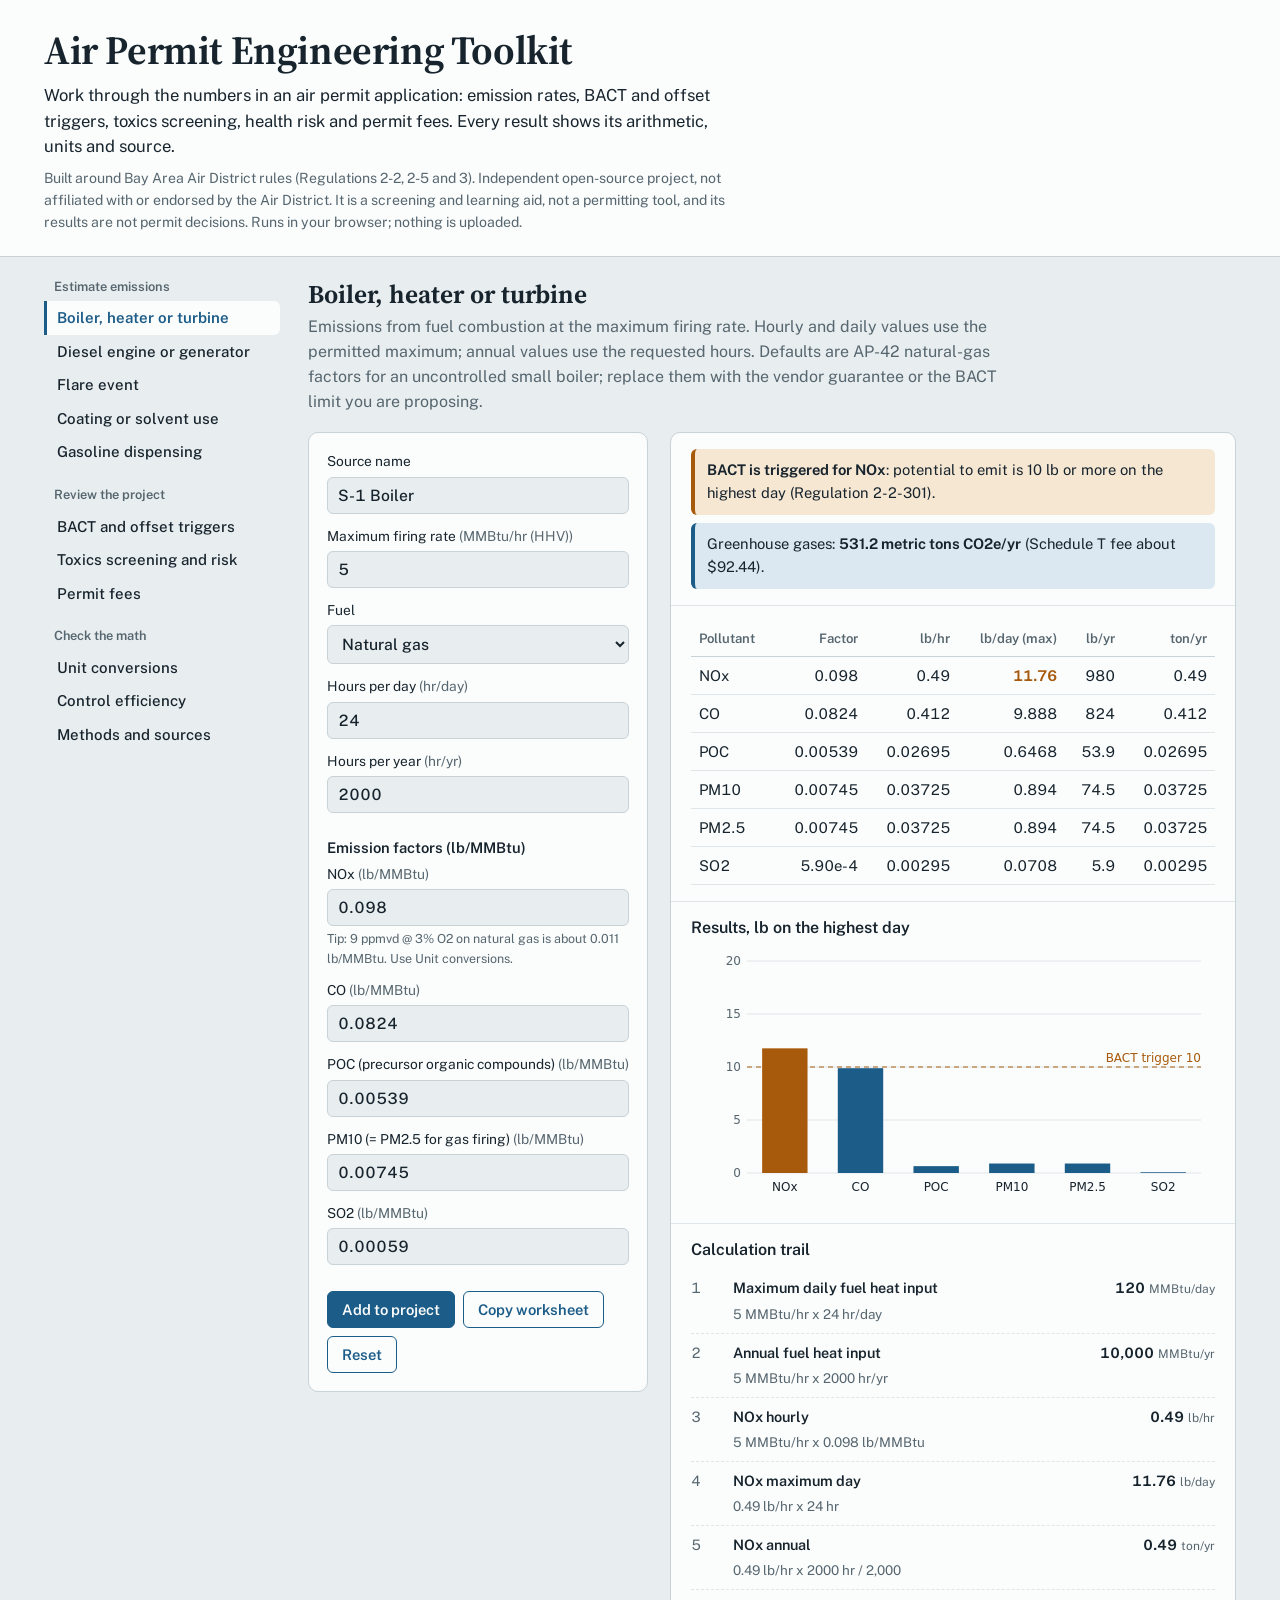
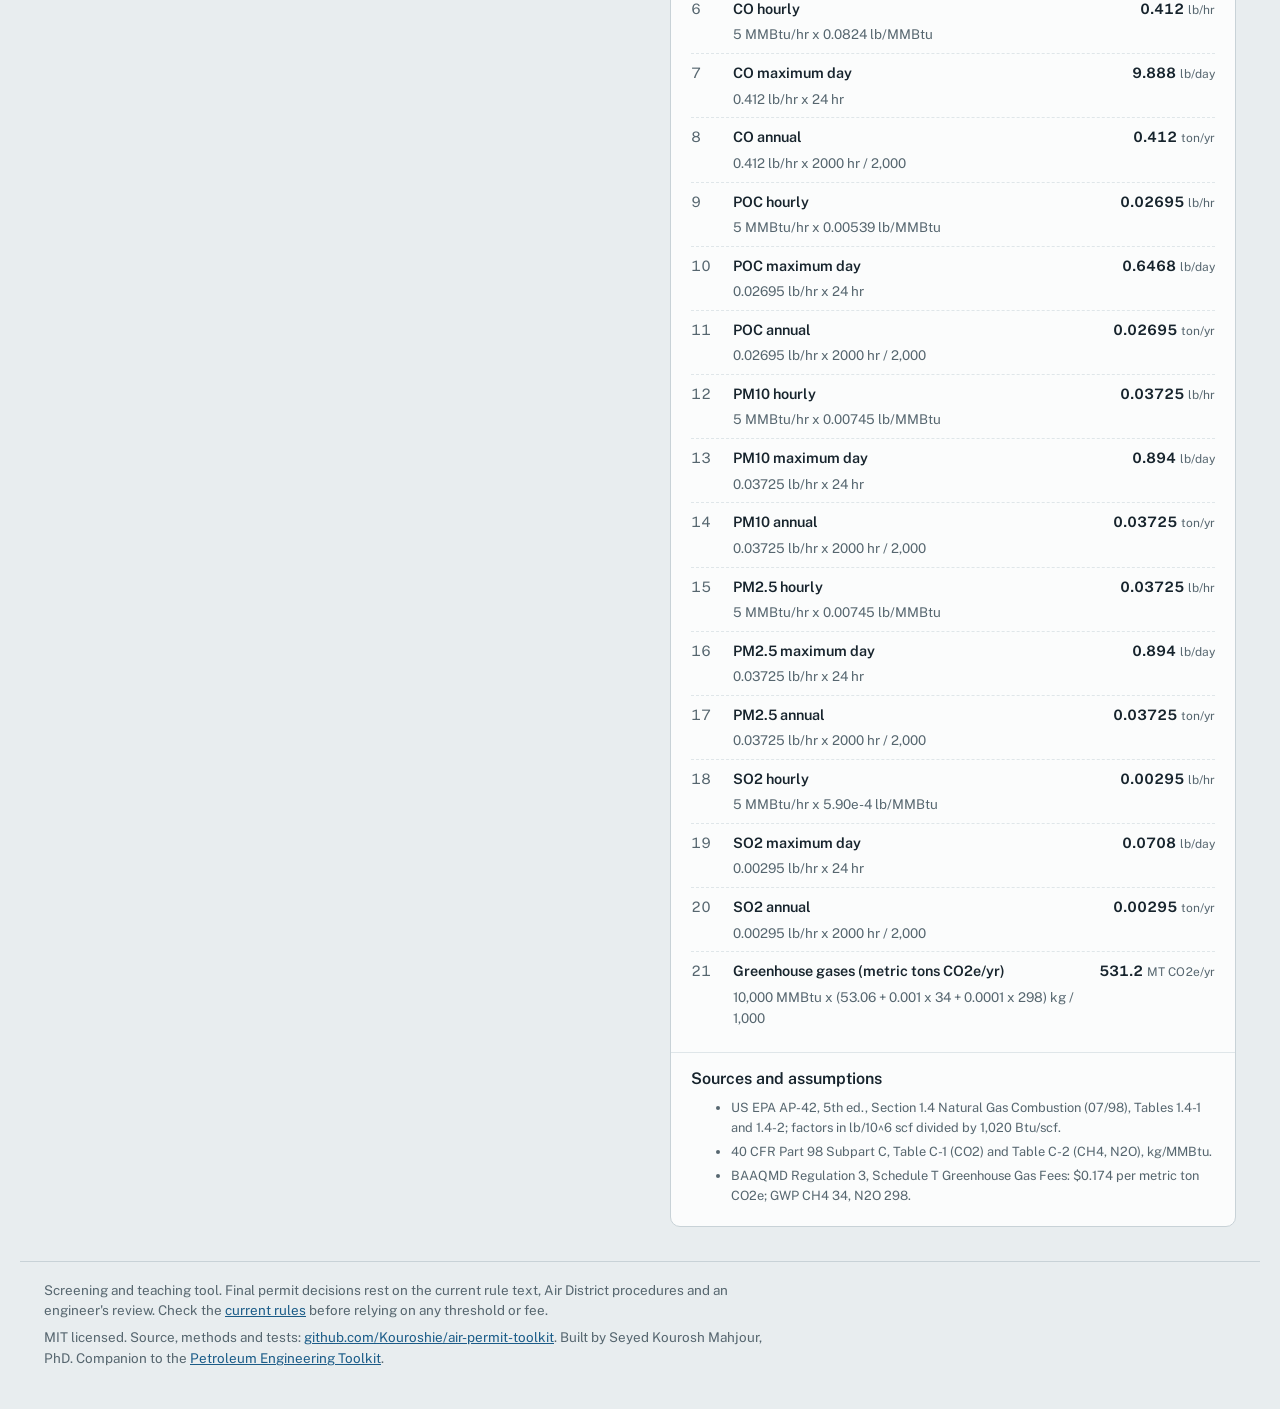
<file: index.html>
<!DOCTYPE html>
<html lang="en">
<head>
<meta charset="UTF-8">
<meta name="viewport" content="width=device-width, initial-scale=1">
<title>Air Permit Engineering Toolkit</title>
<meta name="description" content="Open-source browser calculator for air permit review in the San Francisco Bay Area: emission rates, BACT and offset triggers, toxic air contaminant screening, health risk and Regulation 3 permit fees, with every step of the arithmetic shown.">
<link rel="preconnect" href="https://fonts.googleapis.com">
<link rel="preconnect" href="https://fonts.gstatic.com" crossorigin>
<link href="https://fonts.googleapis.com/css2?family=Public+Sans:wght@400;500;600;700&family=Source+Serif+4:opsz,wght@8..60,500;8..60,650&display=swap" rel="stylesheet">
<link rel="stylesheet" href="style.css">
</head>
<body>
<a class="skip" href="#main">Skip to calculator</a>
<header class="masthead">
  <div class="masthead-inner">
    <h1>Air Permit Engineering Toolkit</h1>
    <p class="lede">Work through the numbers in an air permit application: emission rates, BACT and offset triggers, toxics screening, health risk and permit fees. Every result shows its arithmetic, units and source.</p>
    <p class="scope">Built around Bay Area Air District rules (Regulations 2-2, 2-5 and 3). Independent open-source project, not affiliated with or endorsed by the Air District. It is a screening and learning aid, not a permitting tool, and its results are not permit decisions. Runs in your browser; nothing is uploaded.</p>
  </div>
</header>

<div class="shell">
  <nav class="rail" aria-label="Calculators">
    <div id="nav"></div>
    <div class="project-pill" id="projectPill" hidden></div>
  </nav>
  <main id="main" tabindex="-1">
    <div id="view"></div>
  </main>
</div>

<footer class="foot">
  <p>Screening and teaching tool. Final permit decisions rest on the current rule text, Air District procedures and an engineer's review. Check the <a href="https://www.baaqmd.gov/en/rules-and-compliance/current-rules">current rules</a> before relying on any threshold or fee.</p>
  <p>MIT licensed. Source, methods and tests: <a href="https://github.com/Kouroshie/air-permit-toolkit">github.com/Kouroshie/air-permit-toolkit</a>. Built by Seyed Kourosh Mahjour, PhD. Companion to the <a href="https://kouroshie.github.io/petroleum-toolkit/">Petroleum Engineering Toolkit</a>.</p>
</footer>

<script src="calc.js"></script>
<script src="data.js"></script>
<script src="app.js"></script>
</body>
</html>
</file>
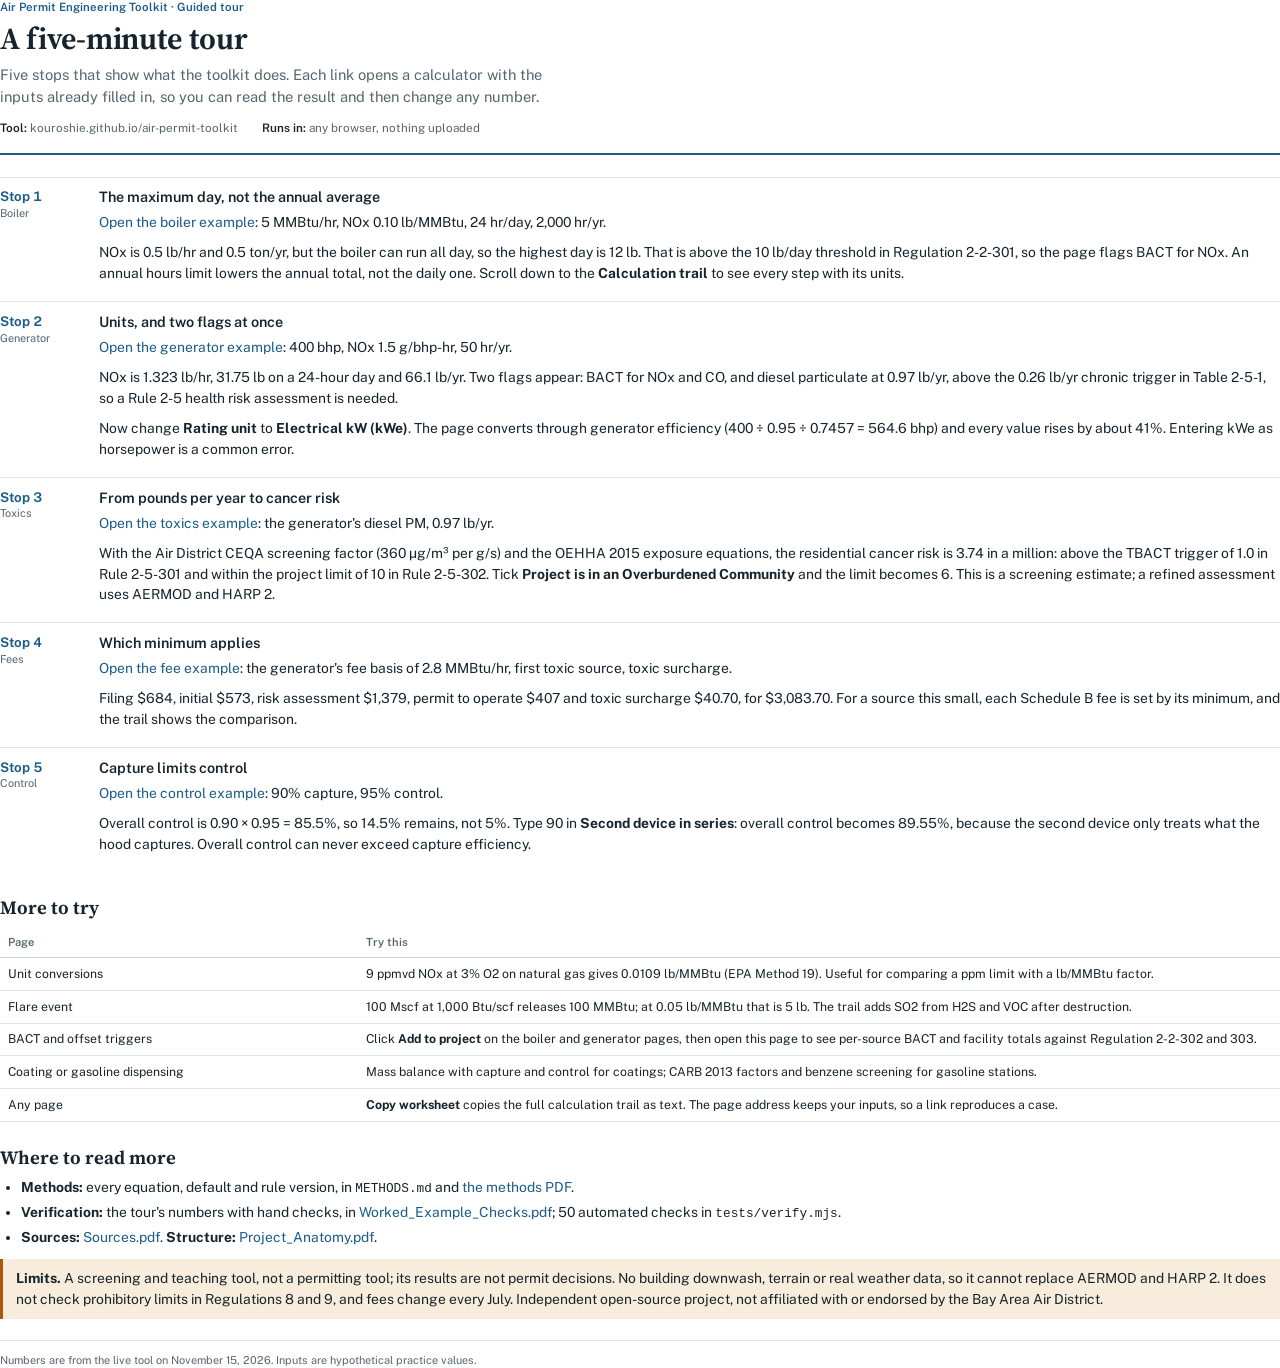
<file: docs/src/Guided_Tour.html>
<!doctype html>
<html lang="en"><head><meta charset="utf-8"><title>Guided tour</title>
<link href="https://fonts.googleapis.com/css2?family=Public+Sans:wght@400;600;700&family=Source+Serif+4:opsz,wght@8..60,400;8..60,650&display=swap" rel="stylesheet">
<link rel="stylesheet" href="kit.css"></head><body>

<div class="band">
  <p class="kit">Air Permit Engineering Toolkit · Guided tour</p>
  <h1>A five-minute tour</h1>
  <p class="sub">Five stops that show what the toolkit does. Each link opens a calculator with the inputs already filled in, so you can read the result and then change any number.</p>
  <div class="meta"><span><b>Tool:</b> kouroshie.github.io/air-permit-toolkit</span><span><b>Runs in:</b> any browser, nothing uploaded</span></div>
</div>

<div class="step"><div class="t">Stop 1<small>Boiler</small></div><div>
  <h3>The maximum day, not the annual average</h3>
  <p><a href="https://kouroshie.github.io/air-permit-toolkit/#combustion?heat=5&hd=24&hy=2000&NOx=0.10">Open the boiler example</a>: 5 MMBtu/hr, NOx 0.10 lb/MMBtu, 24 hr/day, 2,000 hr/yr.</p>
  <p>NOx is 0.5 lb/hr and 0.5 ton/yr, but the boiler can run all day, so the highest day is 12 lb. That is above the 10 lb/day threshold in Regulation 2-2-301, so the page flags BACT for NOx. An annual hours limit lowers the annual total, not the daily one. Scroll down to the <b>Calculation trail</b> to see every step with its units.</p>
</div></div>

<div class="step"><div class="t">Stop 2<small>Generator</small></div><div>
  <h3>Units, and two flags at once</h3>
  <p><a href="https://kouroshie.github.io/air-permit-toolkit/#engine?power=400&pu=bhp&hd=24&hy=50&NOx=1.5">Open the generator example</a>: 400 bhp, NOx 1.5 g/bhp-hr, 50 hr/yr.</p>
  <p>NOx is 1.323 lb/hr, 31.75 lb on a 24-hour day and 66.1 lb/yr. Two flags appear: BACT for NOx and CO, and diesel particulate at 0.97 lb/yr, above the 0.26 lb/yr chronic trigger in Table 2-5-1, so a Rule 2-5 health risk assessment is needed.</p>
  <p>Now change <b>Rating unit</b> to <b>Electrical kW (kWe)</b>. The page converts through generator efficiency (400 ÷ 0.95 ÷ 0.7457 = 564.6 bhp) and every value rises by about 41%. Entering kWe as horsepower is a common error.</p>
</div></div>

<div class="step"><div class="t">Stop 3<small>Toxics</small></div><div>
  <h3>From pounds per year to cancer risk</h3>
  <p><a href="https://kouroshie.github.io/air-permit-toolkit/#toxics?t0=dpm&y0=0.97&h0=0.0194&meth=ceqa">Open the toxics example</a>: the generator's diesel PM, 0.97 lb/yr.</p>
  <p>With the Air District CEQA screening factor (360 µg/m³ per g/s) and the OEHHA 2015 exposure equations, the residential cancer risk is 3.74 in a million: above the TBACT trigger of 1.0 in Rule 2-5-301 and within the project limit of 10 in Rule 2-5-302. Tick <b>Project is in an Overburdened Community</b> and the limit becomes 6. This is a screening estimate; a refined assessment uses AERMOD and HARP 2.</p>
</div></div>

<div class="step"><div class="t">Stop 4<small>Fees</small></div><div>
  <h3>Which minimum applies</h3>
  <p><a href="https://kouroshie.github.io/air-permit-toolkit/#fees?sched=B&mm=2.8&raf=first&sur=true">Open the fee example</a>: the generator's fee basis of 2.8 MMBtu/hr, first toxic source, toxic surcharge.</p>
  <p>Filing $684, initial $573, risk assessment $1,379, permit to operate $407 and toxic surcharge $40.70, for $3,083.70. For a source this small, each Schedule B fee is set by its minimum, and the trail shows the comparison.</p>
</div></div>

<div class="step"><div class="t">Stop 5<small>Control</small></div><div>
  <h3>Capture limits control</h3>
  <p><a href="https://kouroshie.github.io/air-permit-toolkit/#control?unc=100&cap=90&des=95&sec=0">Open the control example</a>: 90% capture, 95% control.</p>
  <p>Overall control is 0.90 × 0.95 = 85.5%, so 14.5% remains, not 5%. Type 90 in <b>Second device in series</b>: overall control becomes 89.55%, because the second device only treats what the hood captures. Overall control can never exceed capture efficiency.</p>
</div></div>

<h2>More to try</h2>
<table>
  <thead><tr><th style="width:28%">Page</th><th>Try this</th></tr></thead>
  <tbody>
    <tr><td>Unit conversions</td><td>9 ppmvd NOx at 3% O2 on natural gas gives 0.0109 lb/MMBtu (EPA Method 19). Useful for comparing a ppm limit with a lb/MMBtu factor.</td></tr>
    <tr><td>Flare event</td><td>100 Mscf at 1,000 Btu/scf releases 100 MMBtu; at 0.05 lb/MMBtu that is 5 lb. The trail adds SO2 from H2S and VOC after destruction.</td></tr>
    <tr><td>BACT and offset triggers</td><td>Click <b>Add to project</b> on the boiler and generator pages, then open this page to see per-source BACT and facility totals against Regulation 2-2-302 and 303.</td></tr>
    <tr><td>Coating or gasoline dispensing</td><td>Mass balance with capture and control for coatings; CARB 2013 factors and benzene screening for gasoline stations.</td></tr>
    <tr><td>Any page</td><td><b>Copy worksheet</b> copies the full calculation trail as text. The page address keeps your inputs, so a link reproduces a case.</td></tr>
  </tbody>
</table>

<h2>Where to read more</h2>
<ul>
  <li><b>Methods:</b> every equation, default and rule version, in <span class="mono">METHODS.md</span> and <a href="https://kouroshie.github.io/air-permit-toolkit/docs/Air_Permit_Toolkit_Methods.pdf">the methods PDF</a>.</li>
  <li><b>Verification:</b> the tour's numbers with hand checks, in <a href="https://kouroshie.github.io/air-permit-toolkit/docs/Worked_Example_Checks.pdf">Worked_Example_Checks.pdf</a>; 50 automated checks in <span class="mono">tests/verify.mjs</span>.</li>
  <li><b>Sources:</b> <a href="https://kouroshie.github.io/air-permit-toolkit/docs/Sources.pdf">Sources.pdf</a>. <b>Structure:</b> <a href="https://kouroshie.github.io/air-permit-toolkit/docs/Project_Anatomy.pdf">Project_Anatomy.pdf</a>.</li>
</ul>

<div class="note warn"><p><b>Limits.</b> A screening and teaching tool, not a permitting tool; its results are not permit decisions. No building downwash, terrain or real weather data, so it cannot replace AERMOD and HARP 2. It does not check prohibitory limits in Regulations 8 and 9, and fees change every July. Independent open-source project, not affiliated with or endorsed by the Bay Area Air District.</p></div>

<div class="foot">Numbers are from the live tool on November 15, 2026. Inputs are hypothetical practice values.</div>
</body></html>
</file>
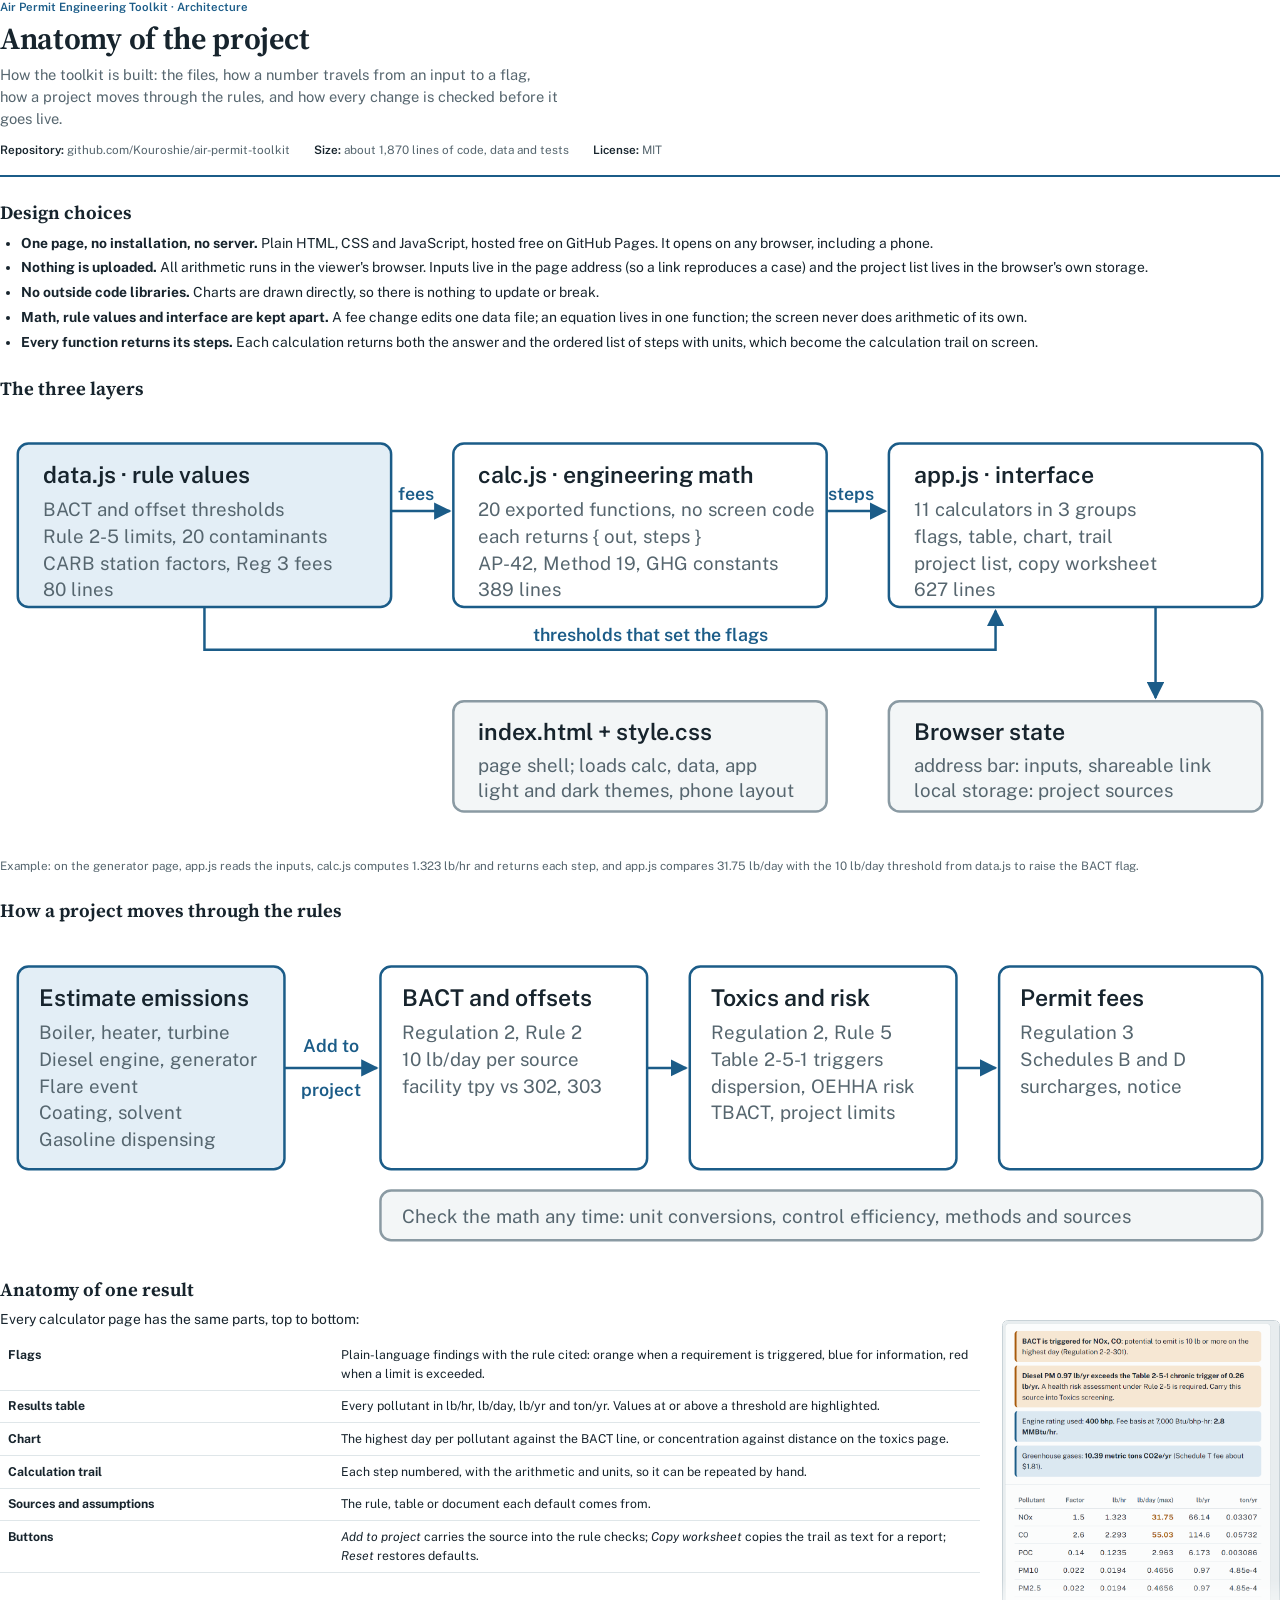
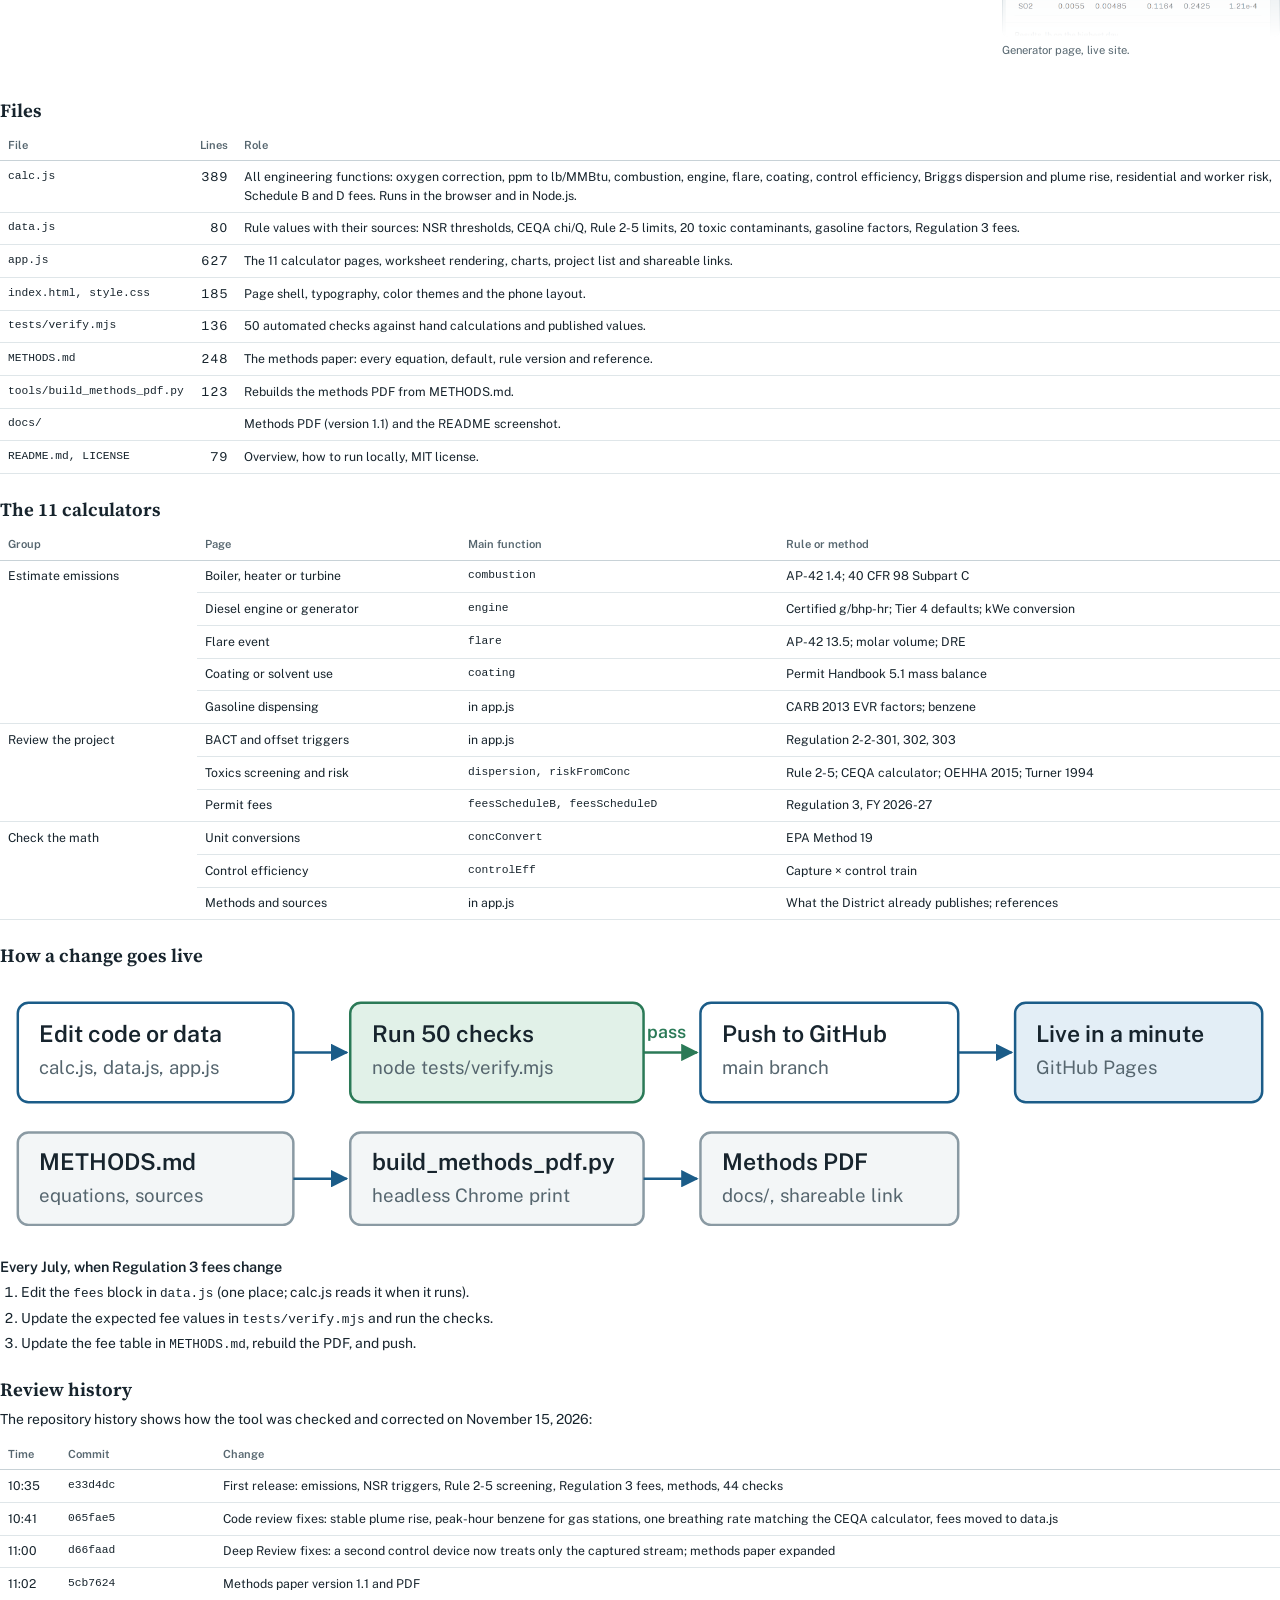
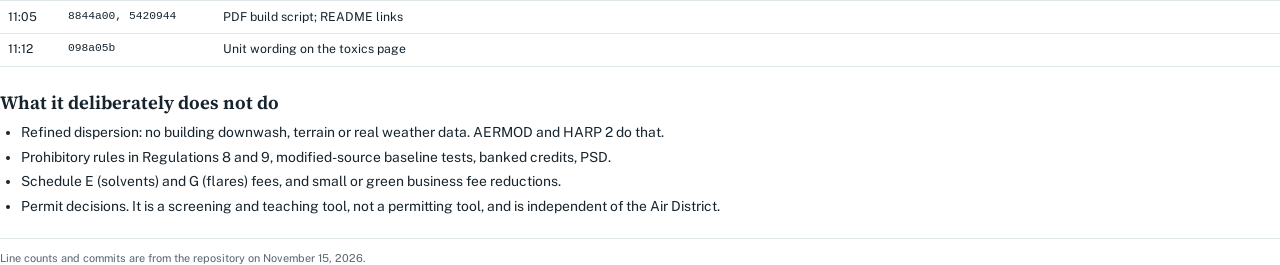
<file: docs/src/Project_Anatomy.html>
<!doctype html>
<html lang="en"><head><meta charset="utf-8"><title>Project anatomy</title>
<link href="https://fonts.googleapis.com/css2?family=Public+Sans:wght@400;600;700&family=Source+Serif+4:opsz,wght@8..60,400;8..60,650&display=swap" rel="stylesheet">
<link rel="stylesheet" href="kit.css">
<style>
  svg { width: 100%; height: auto; display: block; margin: 6pt 0 4pt; }
  svg text { font-family: 'Public Sans', 'Segoe UI', sans-serif; fill: #17242d; }
  svg .t { font-size: 13px; font-weight: 600; }
  svg .s { font-size: 10.5px; fill: #56666f; }
  svg .lab { font-size: 10px; fill: #1b5c88; font-weight: 600; }
  svg .box { fill: #ffffff; stroke: #1b5c88; stroke-width: 1.4; }
  svg .box.soft { fill: #e3eef6; }
  svg .box.ok { stroke: #2b7a57; fill: #e1f1e8; }
  svg .box.grey { stroke: #8a9aa3; fill: #f3f6f7; }
  svg .ln { stroke: #1b5c88; stroke-width: 1.4; fill: none; marker-end: url(#ar); }
  svg .ln.g { stroke: #2b7a57; marker-end: url(#arg); }
</style></head><body>

<div class="band">
  <p class="kit">Air Permit Engineering Toolkit · Architecture</p>
  <h1>Anatomy of the project</h1>
  <p class="sub">How the toolkit is built: the files, how a number travels from an input to a flag, how a project moves through the rules, and how every change is checked before it goes live.</p>
  <div class="meta"><span><b>Repository:</b> github.com/Kouroshie/air-permit-toolkit</span><span><b>Size:</b> about 1,870 lines of code, data and tests</span><span><b>License:</b> MIT</span></div>
</div>

<h2>Design choices</h2>
<ul>
  <li><b>One page, no installation, no server.</b> Plain HTML, CSS and JavaScript, hosted free on GitHub Pages. It opens on any browser, including a phone.</li>
  <li><b>Nothing is uploaded.</b> All arithmetic runs in the viewer's browser. Inputs live in the page address (so a link reproduces a case) and the project list lives in the browser's own storage.</li>
  <li><b>No outside code libraries.</b> Charts are drawn directly, so there is nothing to update or break.</li>
  <li><b>Math, rule values and interface are kept apart.</b> A fee change edits one data file; an equation lives in one function; the screen never does arithmetic of its own.</li>
  <li><b>Every function returns its steps.</b> Each calculation returns both the answer and the ordered list of steps with units, which become the calculation trail on screen.</li>
</ul>

<h2>The three layers</h2>
<svg viewBox="0 0 720 250" role="img" aria-label="Diagram of data.js, calc.js and app.js">
  <defs>
    <marker id="ar" viewBox="0 0 10 10" refX="9" refY="5" markerWidth="7" markerHeight="7" orient="auto-start-reverse"><path d="M0,0 L10,5 L0,10 z" fill="#1b5c88"/></marker>
    <marker id="arg" viewBox="0 0 10 10" refX="9" refY="5" markerWidth="7" markerHeight="7" orient="auto-start-reverse"><path d="M0,0 L10,5 L0,10 z" fill="#2b7a57"/></marker>
  </defs>
  <rect class="box soft" x="10" y="20" width="210" height="92" rx="6"/>
  <text class="t" x="24" y="42">data.js  · rule values</text>
  <text class="s" x="24" y="61">BACT and offset thresholds</text>
  <text class="s" x="24" y="76">Rule 2-5 limits, 20 contaminants</text>
  <text class="s" x="24" y="91">CARB station factors, Reg 3 fees</text>
  <text class="s" x="24" y="106">80 lines</text>

  <rect class="box" x="255" y="20" width="210" height="92" rx="6"/>
  <text class="t" x="269" y="42">calc.js  · engineering math</text>
  <text class="s" x="269" y="61">20 exported functions, no screen code</text>
  <text class="s" x="269" y="76">each returns { out, steps }</text>
  <text class="s" x="269" y="91">AP-42, Method 19, GHG constants</text>
  <text class="s" x="269" y="106">389 lines</text>

  <rect class="box" x="500" y="20" width="210" height="92" rx="6"/>
  <text class="t" x="514" y="42">app.js  · interface</text>
  <text class="s" x="514" y="61">11 calculators in 3 groups</text>
  <text class="s" x="514" y="76">flags, table, chart, trail</text>
  <text class="s" x="514" y="91">project list, copy worksheet</text>
  <text class="s" x="514" y="106">627 lines</text>

  <path class="ln" d="M220,58 H253"/>
  <text class="lab" x="224" y="52">fees</text>
  <path class="ln" d="M465,58 H498"/>
  <text class="lab" x="466" y="52">steps</text>
  <path class="ln" d="M115,112 V136 H560 V114"/>
  <text class="lab" x="300" y="131">thresholds that set the flags</text>

  <rect class="box grey" x="255" y="165" width="210" height="62" rx="6"/>
  <text class="t" x="269" y="187">index.html + style.css</text>
  <text class="s" x="269" y="205">page shell; loads calc, data, app</text>
  <text class="s" x="269" y="219">light and dark themes, phone layout</text>

  <rect class="box grey" x="500" y="165" width="210" height="62" rx="6"/>
  <text class="t" x="514" y="187">Browser state</text>
  <text class="s" x="514" y="205">address bar: inputs, shareable link</text>
  <text class="s" x="514" y="219">local storage: project sources</text>
  <path class="ln" d="M650,112 V163"/>
</svg>
<p class="small muted">Example: on the generator page, app.js reads the inputs, calc.js computes 1.323 lb/hr and returns each step, and app.js compares 31.75 lb/day with the 10 lb/day threshold from data.js to raise the BACT flag.</p>

<h2>How a project moves through the rules</h2>
<svg viewBox="0 0 720 182" role="img" aria-label="Review flow from emission calculators to fees">
  <rect class="box soft" x="10" y="20" width="150" height="114" rx="6"/>
  <text class="t" x="22" y="42">Estimate emissions</text>
  <text class="s" x="22" y="61">Boiler, heater, turbine</text>
  <text class="s" x="22" y="76">Diesel engine, generator</text>
  <text class="s" x="22" y="91">Flare event</text>
  <text class="s" x="22" y="106">Coating, solvent</text>
  <text class="s" x="22" y="121">Gasoline dispensing</text>
  <path class="ln" d="M160,77 H212"/>
  <text class="lab" x="186" y="68" text-anchor="middle">Add to</text>
  <text class="lab" x="186" y="93" text-anchor="middle">project</text>

  <rect class="box" x="214" y="20" width="150" height="114" rx="6"/>
  <text class="t" x="226" y="42">BACT and offsets</text>
  <text class="s" x="226" y="61">Regulation 2, Rule 2</text>
  <text class="s" x="226" y="76">10 lb/day per source</text>
  <text class="s" x="226" y="91">facility tpy vs 302, 303</text>
  <path class="ln" d="M364,77 H386"/>

  <rect class="box" x="388" y="20" width="150" height="114" rx="6"/>
  <text class="t" x="400" y="42">Toxics and risk</text>
  <text class="s" x="400" y="61">Regulation 2, Rule 5</text>
  <text class="s" x="400" y="76">Table 2-5-1 triggers</text>
  <text class="s" x="400" y="91">dispersion, OEHHA risk</text>
  <text class="s" x="400" y="106">TBACT, project limits</text>
  <path class="ln" d="M538,77 H560"/>

  <rect class="box" x="562" y="20" width="148" height="114" rx="6"/>
  <text class="t" x="574" y="42">Permit fees</text>
  <text class="s" x="574" y="61">Regulation 3</text>
  <text class="s" x="574" y="76">Schedules B and D</text>
  <text class="s" x="574" y="91">surcharges, notice</text>

  <rect class="box grey" x="214" y="146" width="496" height="28" rx="6"/>
  <text class="s" x="226" y="164">Check the math any time: unit conversions, control efficiency, methods and sources</text>
</svg>

<h2>Anatomy of one result</h2>
<div class="two">
  <div>
    <p>Every calculator page has the same parts, top to bottom:</p>
    <table>
      <tbody>
        <tr><td style="width:34%"><b>Flags</b></td><td>Plain-language findings with the rule cited: orange when a requirement is triggered, blue for information, red when a limit is exceeded.</td></tr>
        <tr><td><b>Results table</b></td><td>Every pollutant in lb/hr, lb/day, lb/yr and ton/yr. Values at or above a threshold are highlighted.</td></tr>
        <tr><td><b>Chart</b></td><td>The highest day per pollutant against the BACT line, or concentration against distance on the toxics page.</td></tr>
        <tr><td><b>Calculation trail</b></td><td>Each step numbered, with the arithmetic and units, so it can be repeated by hand.</td></tr>
        <tr><td><b>Sources and assumptions</b></td><td>The rule, table or document each default comes from.</td></tr>
        <tr><td><b>Buttons</b></td><td><i>Add to project</i> carries the source into the rule checks; <i>Copy worksheet</i> copies the trail as text for a report; <i>Reset</i> restores defaults.</td></tr>
      </tbody>
    </table>
  </div>
  <figure><div class="shot"><img src="img/e2_crop.png" alt="Generator result page"></div><figcaption>Generator page, live site.</figcaption></figure>
</div>

<h2>Files</h2>
<table>
  <thead><tr><th>File</th><th class="num">Lines</th><th>Role</th></tr></thead>
  <tbody>
    <tr><td class="mono">calc.js</td><td class="num">389</td><td>All engineering functions: oxygen correction, ppm to lb/MMBtu, combustion, engine, flare, coating, control efficiency, Briggs dispersion and plume rise, residential and worker risk, Schedule B and D fees. Runs in the browser and in Node.js.</td></tr>
    <tr><td class="mono">data.js</td><td class="num">80</td><td>Rule values with their sources: NSR thresholds, CEQA chi/Q, Rule 2-5 limits, 20 toxic contaminants, gasoline factors, Regulation 3 fees.</td></tr>
    <tr><td class="mono">app.js</td><td class="num">627</td><td>The 11 calculator pages, worksheet rendering, charts, project list and shareable links.</td></tr>
    <tr><td class="mono">index.html, style.css</td><td class="num">185</td><td>Page shell, typography, color themes and the phone layout.</td></tr>
    <tr><td class="mono">tests/verify.mjs</td><td class="num">136</td><td>50 automated checks against hand calculations and published values.</td></tr>
    <tr><td class="mono">METHODS.md</td><td class="num">248</td><td>The methods paper: every equation, default, rule version and reference.</td></tr>
    <tr><td class="mono">tools/build_methods_pdf.py</td><td class="num">123</td><td>Rebuilds the methods PDF from METHODS.md.</td></tr>
    <tr><td class="mono">docs/</td><td class="num"></td><td>Methods PDF (version 1.1) and the README screenshot.</td></tr>
    <tr><td class="mono">README.md, LICENSE</td><td class="num">79</td><td>Overview, how to run locally, MIT license.</td></tr>
  </tbody>
</table>

<h2>The 11 calculators</h2>
<table>
  <thead><tr><th>Group</th><th>Page</th><th>Main function</th><th>Rule or method</th></tr></thead>
  <tbody>
    <tr><td rowspan="5">Estimate emissions</td><td>Boiler, heater or turbine</td><td class="mono">combustion</td><td>AP-42 1.4; 40 CFR 98 Subpart C</td></tr>
    <tr><td>Diesel engine or generator</td><td class="mono">engine</td><td>Certified g/bhp-hr; Tier 4 defaults; kWe conversion</td></tr>
    <tr><td>Flare event</td><td class="mono">flare</td><td>AP-42 13.5; molar volume; DRE</td></tr>
    <tr><td>Coating or solvent use</td><td class="mono">coating</td><td>Permit Handbook 5.1 mass balance</td></tr>
    <tr><td>Gasoline dispensing</td><td>in app.js</td><td>CARB 2013 EVR factors; benzene</td></tr>
    <tr><td rowspan="3">Review the project</td><td>BACT and offset triggers</td><td>in app.js</td><td>Regulation 2-2-301, 302, 303</td></tr>
    <tr><td>Toxics screening and risk</td><td class="mono">dispersion, riskFromConc</td><td>Rule 2-5; CEQA calculator; OEHHA 2015; Turner 1994</td></tr>
    <tr><td>Permit fees</td><td class="mono">feesScheduleB, feesScheduleD</td><td>Regulation 3, FY 2026-27</td></tr>
    <tr><td rowspan="3">Check the math</td><td>Unit conversions</td><td class="mono">concConvert</td><td>EPA Method 19</td></tr>
    <tr><td>Control efficiency</td><td class="mono">controlEff</td><td>Capture × control train</td></tr>
    <tr><td>Methods and sources</td><td>in app.js</td><td>What the District already publishes; references</td></tr>
  </tbody>
</table>

<h2 class="pb">How a change goes live</h2>
<svg viewBox="0 0 720 150" role="img" aria-label="Build and check pipeline">
  <rect class="box" x="10" y="15" width="155" height="56" rx="6"/>
  <text class="t" x="22" y="37">Edit code or data</text>
  <text class="s" x="22" y="55">calc.js, data.js, app.js</text>
  <path class="ln" d="M165,43 H195"/>
  <rect class="box ok" x="197" y="15" width="165" height="56" rx="6"/>
  <text class="t" x="209" y="37">Run 50 checks</text>
  <text class="s" x="209" y="55">node tests/verify.mjs</text>
  <path class="ln g" d="M362,43 H392"/>
  <text class="lab" x="364" y="35" style="fill:#2b7a57">pass</text>
  <rect class="box" x="394" y="15" width="145" height="56" rx="6"/>
  <text class="t" x="406" y="37">Push to GitHub</text>
  <text class="s" x="406" y="55">main branch</text>
  <path class="ln" d="M539,43 H569"/>
  <rect class="box soft" x="571" y="15" width="139" height="56" rx="6"/>
  <text class="t" x="583" y="37">Live in a minute</text>
  <text class="s" x="583" y="55">GitHub Pages</text>

  <rect class="box grey" x="10" y="88" width="155" height="52" rx="6"/>
  <text class="t" x="22" y="109">METHODS.md</text>
  <text class="s" x="22" y="127">equations, sources</text>
  <path class="ln" d="M165,114 H195"/>
  <rect class="box grey" x="197" y="88" width="165" height="52" rx="6"/>
  <text class="t" x="209" y="109">build_methods_pdf.py</text>
  <text class="s" x="209" y="127">headless Chrome print</text>
  <path class="ln" d="M362,114 H392"/>
  <rect class="box grey" x="394" y="88" width="145" height="52" rx="6"/>
  <text class="t" x="406" y="109">Methods PDF</text>
  <text class="s" x="406" y="127">docs/, shareable link</text>
</svg>

<h3>Every July, when Regulation 3 fees change</h3>
<ol>
  <li>Edit the <span class="mono">fees</span> block in <span class="mono">data.js</span> (one place; calc.js reads it when it runs).</li>
  <li>Update the expected fee values in <span class="mono">tests/verify.mjs</span> and run the checks.</li>
  <li>Update the fee table in <span class="mono">METHODS.md</span>, rebuild the PDF, and push.</li>
</ol>

<h2>Review history</h2>
<p>The repository history shows how the tool was checked and corrected on November 15, 2026:</p>
<table>
  <thead><tr><th>Time</th><th>Commit</th><th>Change</th></tr></thead>
  <tbody>
    <tr><td>10:35</td><td class="mono">e33d4dc</td><td>First release: emissions, NSR triggers, Rule 2-5 screening, Regulation 3 fees, methods, 44 checks</td></tr>
    <tr><td>10:41</td><td class="mono">065fae5</td><td>Code review fixes: stable plume rise, peak-hour benzene for gas stations, one breathing rate matching the CEQA calculator, fees moved to data.js</td></tr>
    <tr><td>11:00</td><td class="mono">d66faad</td><td>Deep Review fixes: a second control device now treats only the captured stream; methods paper expanded</td></tr>
    <tr><td>11:02</td><td class="mono">5cb7624</td><td>Methods paper version 1.1 and PDF</td></tr>
    <tr><td>11:05</td><td class="mono">8844a00, 5420944</td><td>PDF build script; README links</td></tr>
    <tr><td>11:12</td><td class="mono">098a05b</td><td>Unit wording on the toxics page</td></tr>
  </tbody>
</table>

<h2>What it deliberately does not do</h2>
<ul>
  <li>Refined dispersion: no building downwash, terrain or real weather data. AERMOD and HARP 2 do that.</li>
  <li>Prohibitory rules in Regulations 8 and 9, modified-source baseline tests, banked credits, PSD.</li>
  <li>Schedule E (solvents) and G (flares) fees, and small or green business fee reductions.</li>
  <li>Permit decisions. It is a screening and teaching tool, not a permitting tool, and is independent of the Air District.</li>
</ul>

<div class="foot">Line counts and commits are from the repository on November 15, 2026.</div>
</body></html>
</file>
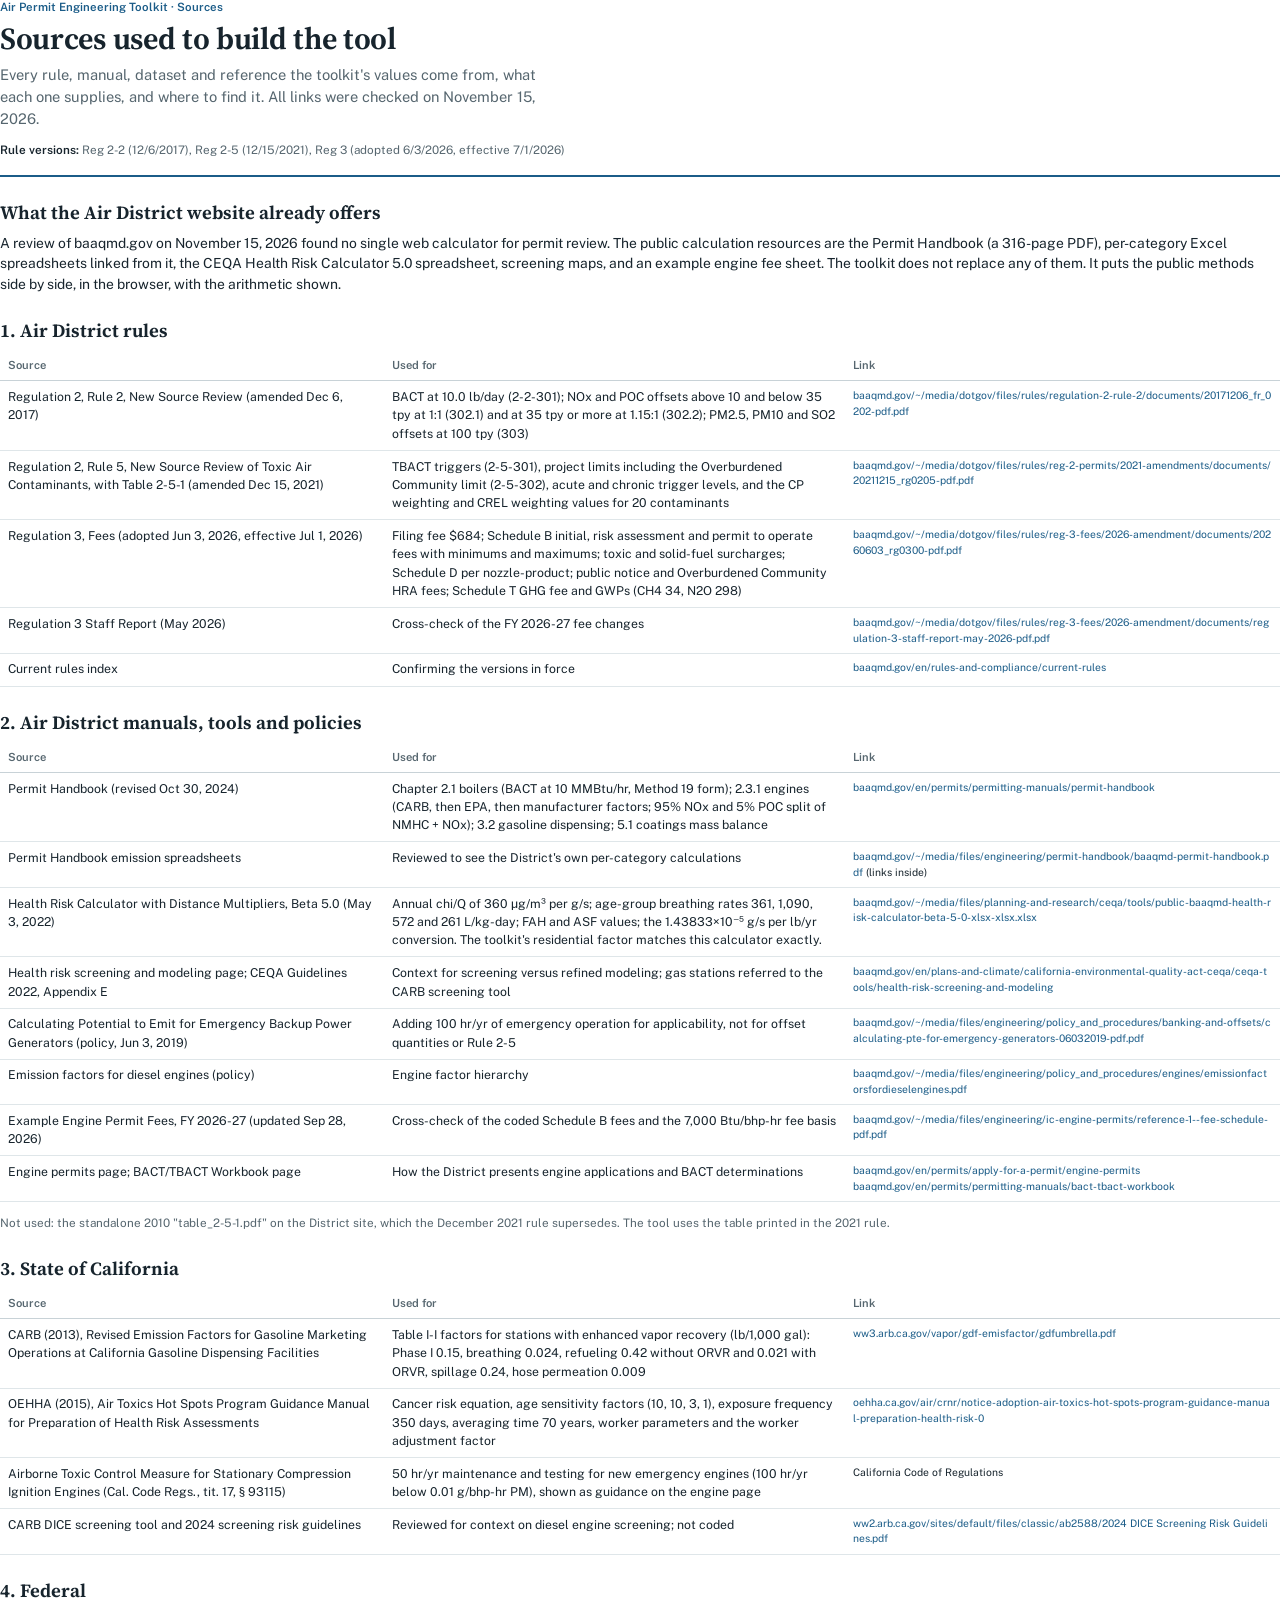
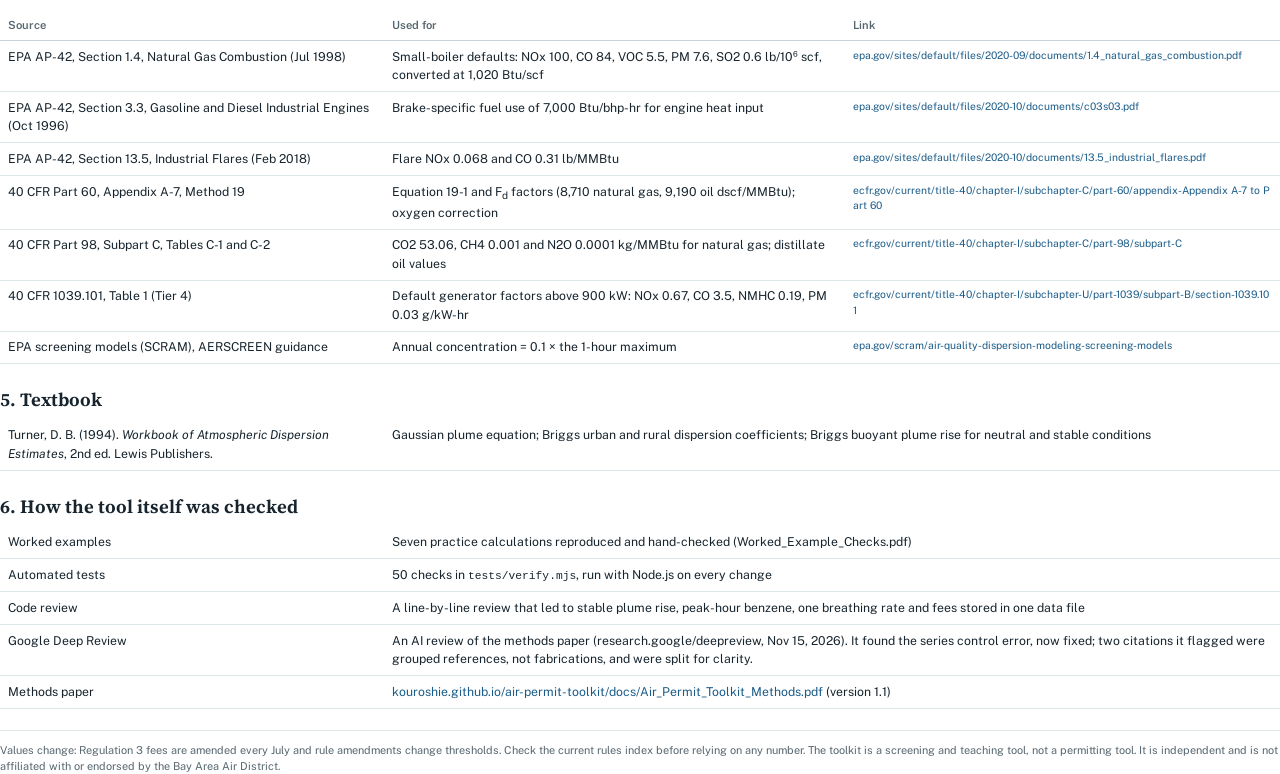
<file: docs/src/Sources.html>
<!doctype html>
<html lang="en"><head><meta charset="utf-8"><title>Sources</title>
<link href="https://fonts.googleapis.com/css2?family=Public+Sans:wght@400;600;700&family=Source+Serif+4:opsz,wght@8..60,400;8..60,650&display=swap" rel="stylesheet">
<link rel="stylesheet" href="kit.css">
<style>td a { word-break: break-all; } td.u { font-size: 7.8pt; width: 34%; }</style></head><body>

<div class="band">
  <p class="kit">Air Permit Engineering Toolkit · Sources</p>
  <h1>Sources used to build the tool</h1>
  <p class="sub">Every rule, manual, dataset and reference the toolkit's values come from, what each one supplies, and where to find it. All links were checked on November 15, 2026.</p>
  <div class="meta"><span><b>Rule versions:</b> Reg 2-2 (12/6/2017), Reg 2-5 (12/15/2021), Reg 3 (adopted 6/3/2026, effective 7/1/2026)</span></div>
</div>

<h2>What the Air District website already offers</h2>
<p>A review of baaqmd.gov on November 15, 2026 found no single web calculator for permit review. The public calculation resources are the Permit Handbook (a 316-page PDF), per-category Excel spreadsheets linked from it, the CEQA Health Risk Calculator 5.0 spreadsheet, screening maps, and an example engine fee sheet. The toolkit does not replace any of them. It puts the public methods side by side, in the browser, with the arithmetic shown.</p>

<h2>1. Air District rules</h2>
<table>
  <thead><tr><th style="width:30%">Source</th><th>Used for</th><th class="u">Link</th></tr></thead>
  <tbody>
    <tr><td>Regulation 2, Rule 2, New Source Review (amended Dec 6, 2017)</td><td>BACT at 10.0 lb/day (2-2-301); NOx and POC offsets above 10 and below 35 tpy at 1:1 (302.1) and at 35 tpy or more at 1.15:1 (302.2); PM2.5, PM10 and SO2 offsets at 100 tpy (303)</td><td class="u"><a href="https://www.baaqmd.gov/~/media/dotgov/files/rules/regulation-2-rule-2/documents/20171206_fr_0202-pdf.pdf">baaqmd.gov/~/media/dotgov/files/rules/regulation-2-rule-2/documents/20171206_fr_0202-pdf.pdf</a></td></tr>
    <tr><td>Regulation 2, Rule 5, New Source Review of Toxic Air Contaminants, with Table 2-5-1 (amended Dec 15, 2021)</td><td>TBACT triggers (2-5-301), project limits including the Overburdened Community limit (2-5-302), acute and chronic trigger levels, and the CP weighting and CREL weighting values for 20 contaminants</td><td class="u"><a href="https://www.baaqmd.gov/~/media/dotgov/files/rules/reg-2-permits/2021-amendments/documents/20211215_rg0205-pdf.pdf">baaqmd.gov/~/media/dotgov/files/rules/reg-2-permits/2021-amendments/documents/20211215_rg0205-pdf.pdf</a></td></tr>
    <tr><td>Regulation 3, Fees (adopted Jun 3, 2026, effective Jul 1, 2026)</td><td>Filing fee $684; Schedule B initial, risk assessment and permit to operate fees with minimums and maximums; toxic and solid-fuel surcharges; Schedule D per nozzle-product; public notice and Overburdened Community HRA fees; Schedule T GHG fee and GWPs (CH4 34, N2O 298)</td><td class="u"><a href="https://www.baaqmd.gov/~/media/dotgov/files/rules/reg-3-fees/2026-amendment/documents/20260603_rg0300-pdf.pdf">baaqmd.gov/~/media/dotgov/files/rules/reg-3-fees/2026-amendment/documents/20260603_rg0300-pdf.pdf</a></td></tr>
    <tr><td>Regulation 3 Staff Report (May 2026)</td><td>Cross-check of the FY 2026-27 fee changes</td><td class="u"><a href="https://www.baaqmd.gov/~/media/dotgov/files/rules/reg-3-fees/2026-amendment/documents/regulation-3-staff-report-may-2026-pdf.pdf">baaqmd.gov/~/media/dotgov/files/rules/reg-3-fees/2026-amendment/documents/regulation-3-staff-report-may-2026-pdf.pdf</a></td></tr>
    <tr><td>Current rules index</td><td>Confirming the versions in force</td><td class="u"><a href="https://www.baaqmd.gov/en/rules-and-compliance/current-rules">baaqmd.gov/en/rules-and-compliance/current-rules</a></td></tr>
  </tbody>
</table>

<h2>2. Air District manuals, tools and policies</h2>
<table>
  <thead><tr><th style="width:30%">Source</th><th>Used for</th><th class="u">Link</th></tr></thead>
  <tbody>
    <tr><td>Permit Handbook (revised Oct 30, 2024)</td><td>Chapter 2.1 boilers (BACT at 10 MMBtu/hr, Method 19 form); 2.3.1 engines (CARB, then EPA, then manufacturer factors; 95% NOx and 5% POC split of NMHC + NOx); 3.2 gasoline dispensing; 5.1 coatings mass balance</td><td class="u"><a href="https://www.baaqmd.gov/en/permits/permitting-manuals/permit-handbook">baaqmd.gov/en/permits/permitting-manuals/permit-handbook</a></td></tr>
    <tr><td>Permit Handbook emission spreadsheets</td><td>Reviewed to see the District's own per-category calculations</td><td class="u"><a href="https://www.baaqmd.gov/~/media/files/engineering/permit-handbook/baaqmd-permit-handbook.pdf">baaqmd.gov/~/media/files/engineering/permit-handbook/baaqmd-permit-handbook.pdf</a> (links inside)</td></tr>
    <tr><td>Health Risk Calculator with Distance Multipliers, Beta 5.0 (May 3, 2022)</td><td>Annual chi/Q of 360 µg/m³ per g/s; age-group breathing rates 361, 1,090, 572 and 261 L/kg-day; FAH and ASF values; the 1.43833×10⁻⁵ g/s per lb/yr conversion. The toolkit's residential factor matches this calculator exactly.</td><td class="u"><a href="https://www.baaqmd.gov/~/media/files/planning-and-research/ceqa/tools/public-baaqmd-health-risk-calculator-beta-5-0-xlsx-xlsx.xlsx">baaqmd.gov/~/media/files/planning-and-research/ceqa/tools/public-baaqmd-health-risk-calculator-beta-5-0-xlsx-xlsx.xlsx</a></td></tr>
    <tr><td>Health risk screening and modeling page; CEQA Guidelines 2022, Appendix E</td><td>Context for screening versus refined modeling; gas stations referred to the CARB screening tool</td><td class="u"><a href="https://www.baaqmd.gov/en/plans-and-climate/california-environmental-quality-act-ceqa/ceqa-tools/health-risk-screening-and-modeling">baaqmd.gov/en/plans-and-climate/california-environmental-quality-act-ceqa/ceqa-tools/health-risk-screening-and-modeling</a></td></tr>
    <tr><td>Calculating Potential to Emit for Emergency Backup Power Generators (policy, Jun 3, 2019)</td><td>Adding 100 hr/yr of emergency operation for applicability, not for offset quantities or Rule 2-5</td><td class="u"><a href="https://www.baaqmd.gov/~/media/files/engineering/policy_and_procedures/banking-and-offsets/calculating-pte-for-emergency-generators-06032019-pdf.pdf">baaqmd.gov/~/media/files/engineering/policy_and_procedures/banking-and-offsets/calculating-pte-for-emergency-generators-06032019-pdf.pdf</a></td></tr>
    <tr><td>Emission factors for diesel engines (policy)</td><td>Engine factor hierarchy</td><td class="u"><a href="https://www.baaqmd.gov/~/media/files/engineering/policy_and_procedures/engines/emissionfactorsfordieselengines.pdf">baaqmd.gov/~/media/files/engineering/policy_and_procedures/engines/emissionfactorsfordieselengines.pdf</a></td></tr>
    <tr><td>Example Engine Permit Fees, FY 2026-27 (updated Sep 28, 2026)</td><td>Cross-check of the coded Schedule B fees and the 7,000 Btu/bhp-hr fee basis</td><td class="u"><a href="https://www.baaqmd.gov/~/media/files/engineering/ic-engine-permits/reference-1--fee-schedule-pdf.pdf">baaqmd.gov/~/media/files/engineering/ic-engine-permits/reference-1--fee-schedule-pdf.pdf</a></td></tr>
    <tr><td>Engine permits page; BACT/TBACT Workbook page</td><td>How the District presents engine applications and BACT determinations</td><td class="u"><a href="https://www.baaqmd.gov/en/permits/apply-for-a-permit/engine-permits">baaqmd.gov/en/permits/apply-for-a-permit/engine-permits</a><br><a href="https://www.baaqmd.gov/en/permits/permitting-manuals/bact-tbact-workbook">baaqmd.gov/en/permits/permitting-manuals/bact-tbact-workbook</a></td></tr>
  </tbody>
</table>
<p class="small muted">Not used: the standalone 2010 "table_2-5-1.pdf" on the District site, which the December 2021 rule supersedes. The tool uses the table printed in the 2021 rule.</p>

<h2 class="pb">3. State of California</h2>
<table>
  <thead><tr><th style="width:30%">Source</th><th>Used for</th><th class="u">Link</th></tr></thead>
  <tbody>
    <tr><td>CARB (2013), Revised Emission Factors for Gasoline Marketing Operations at California Gasoline Dispensing Facilities</td><td>Table I-I factors for stations with enhanced vapor recovery (lb/1,000 gal): Phase I 0.15, breathing 0.024, refueling 0.42 without ORVR and 0.021 with ORVR, spillage 0.24, hose permeation 0.009</td><td class="u"><a href="https://ww3.arb.ca.gov/vapor/gdf-emisfactor/gdfumbrella.pdf">ww3.arb.ca.gov/vapor/gdf-emisfactor/gdfumbrella.pdf</a></td></tr>
    <tr><td>OEHHA (2015), Air Toxics Hot Spots Program Guidance Manual for Preparation of Health Risk Assessments</td><td>Cancer risk equation, age sensitivity factors (10, 10, 3, 1), exposure frequency 350 days, averaging time 70 years, worker parameters and the worker adjustment factor</td><td class="u"><a href="https://oehha.ca.gov/air/crnr/notice-adoption-air-toxics-hot-spots-program-guidance-manual-preparation-health-risk-0">oehha.ca.gov/air/crnr/notice-adoption-air-toxics-hot-spots-program-guidance-manual-preparation-health-risk-0</a></td></tr>
    <tr><td>Airborne Toxic Control Measure for Stationary Compression Ignition Engines (Cal. Code Regs., tit. 17, § 93115)</td><td>50 hr/yr maintenance and testing for new emergency engines (100 hr/yr below 0.01 g/bhp-hr PM), shown as guidance on the engine page</td><td class="u">California Code of Regulations</td></tr>
    <tr><td>CARB DICE screening tool and 2024 screening risk guidelines</td><td>Reviewed for context on diesel engine screening; not coded</td><td class="u"><a href="https://ww2.arb.ca.gov/sites/default/files/classic/ab2588/2024%20DICE%20Screening%20Risk%20Guidelines.pdf">ww2.arb.ca.gov/sites/default/files/classic/ab2588/2024 DICE Screening Risk Guidelines.pdf</a></td></tr>
  </tbody>
</table>

<h2>4. Federal</h2>
<table>
  <thead><tr><th style="width:30%">Source</th><th>Used for</th><th class="u">Link</th></tr></thead>
  <tbody>
    <tr><td>EPA AP-42, Section 1.4, Natural Gas Combustion (Jul 1998)</td><td>Small-boiler defaults: NOx 100, CO 84, VOC 5.5, PM 7.6, SO2 0.6 lb/10⁶ scf, converted at 1,020 Btu/scf</td><td class="u"><a href="https://www.epa.gov/sites/default/files/2020-09/documents/1.4_natural_gas_combustion.pdf">epa.gov/sites/default/files/2020-09/documents/1.4_natural_gas_combustion.pdf</a></td></tr>
    <tr><td>EPA AP-42, Section 3.3, Gasoline and Diesel Industrial Engines (Oct 1996)</td><td>Brake-specific fuel use of 7,000 Btu/bhp-hr for engine heat input</td><td class="u"><a href="https://www.epa.gov/sites/default/files/2020-10/documents/c03s03.pdf">epa.gov/sites/default/files/2020-10/documents/c03s03.pdf</a></td></tr>
    <tr><td>EPA AP-42, Section 13.5, Industrial Flares (Feb 2018)</td><td>Flare NOx 0.068 and CO 0.31 lb/MMBtu</td><td class="u"><a href="https://www.epa.gov/sites/default/files/2020-10/documents/13.5_industrial_flares.pdf">epa.gov/sites/default/files/2020-10/documents/13.5_industrial_flares.pdf</a></td></tr>
    <tr><td>40 CFR Part 60, Appendix A-7, Method 19</td><td>Equation 19-1 and F<sub>d</sub> factors (8,710 natural gas, 9,190 oil dscf/MMBtu); oxygen correction</td><td class="u"><a href="https://www.ecfr.gov/current/title-40/chapter-I/subchapter-C/part-60/appendix-Appendix%20A-7%20to%20Part%2060">ecfr.gov/current/title-40/chapter-I/subchapter-C/part-60/appendix-Appendix A-7 to Part 60</a></td></tr>
    <tr><td>40 CFR Part 98, Subpart C, Tables C-1 and C-2</td><td>CO2 53.06, CH4 0.001 and N2O 0.0001 kg/MMBtu for natural gas; distillate oil values</td><td class="u"><a href="https://www.ecfr.gov/current/title-40/chapter-I/subchapter-C/part-98/subpart-C">ecfr.gov/current/title-40/chapter-I/subchapter-C/part-98/subpart-C</a></td></tr>
    <tr><td>40 CFR 1039.101, Table 1 (Tier 4)</td><td>Default generator factors above 900 kW: NOx 0.67, CO 3.5, NMHC 0.19, PM 0.03 g/kW-hr</td><td class="u"><a href="https://www.ecfr.gov/current/title-40/chapter-I/subchapter-U/part-1039/subpart-B/section-1039.101">ecfr.gov/current/title-40/chapter-I/subchapter-U/part-1039/subpart-B/section-1039.101</a></td></tr>
    <tr><td>EPA screening models (SCRAM), AERSCREEN guidance</td><td>Annual concentration = 0.1 × the 1-hour maximum</td><td class="u"><a href="https://www.epa.gov/scram/air-quality-dispersion-modeling-screening-models">epa.gov/scram/air-quality-dispersion-modeling-screening-models</a></td></tr>
  </tbody>
</table>

<h2>5. Textbook</h2>
<table>
  <tbody>
    <tr><td style="width:30%">Turner, D. B. (1994). <i>Workbook of Atmospheric Dispersion Estimates</i>, 2nd ed. Lewis Publishers.</td><td>Gaussian plume equation; Briggs urban and rural dispersion coefficients; Briggs buoyant plume rise for neutral and stable conditions</td></tr>
  </tbody>
</table>

<h2>6. How the tool itself was checked</h2>
<table>
  <tbody>
    <tr><td style="width:30%">Worked examples</td><td>Seven practice calculations reproduced and hand-checked (Worked_Example_Checks.pdf)</td></tr>
    <tr><td>Automated tests</td><td>50 checks in <span class="mono">tests/verify.mjs</span>, run with Node.js on every change</td></tr>
    <tr><td>Code review</td><td>A line-by-line review that led to stable plume rise, peak-hour benzene, one breathing rate and fees stored in one data file</td></tr>
    <tr><td>Google Deep Review</td><td>An AI review of the methods paper (research.google/deepreview, Nov 15, 2026). It found the series control error, now fixed; two citations it flagged were grouped references, not fabrications, and were split for clarity.</td></tr>
    <tr><td>Methods paper</td><td><a href="https://kouroshie.github.io/air-permit-toolkit/docs/Air_Permit_Toolkit_Methods.pdf">kouroshie.github.io/air-permit-toolkit/docs/Air_Permit_Toolkit_Methods.pdf</a> (version 1.1)</td></tr>
  </tbody>
</table>

<div class="foot">Values change: Regulation 3 fees are amended every July and rule amendments change thresholds. Check the current rules index before relying on any number. The toolkit is a screening and teaching tool, not a permitting tool. It is independent and is not affiliated with or endorsed by the Bay Area Air District.</div>
</body></html>
</file>
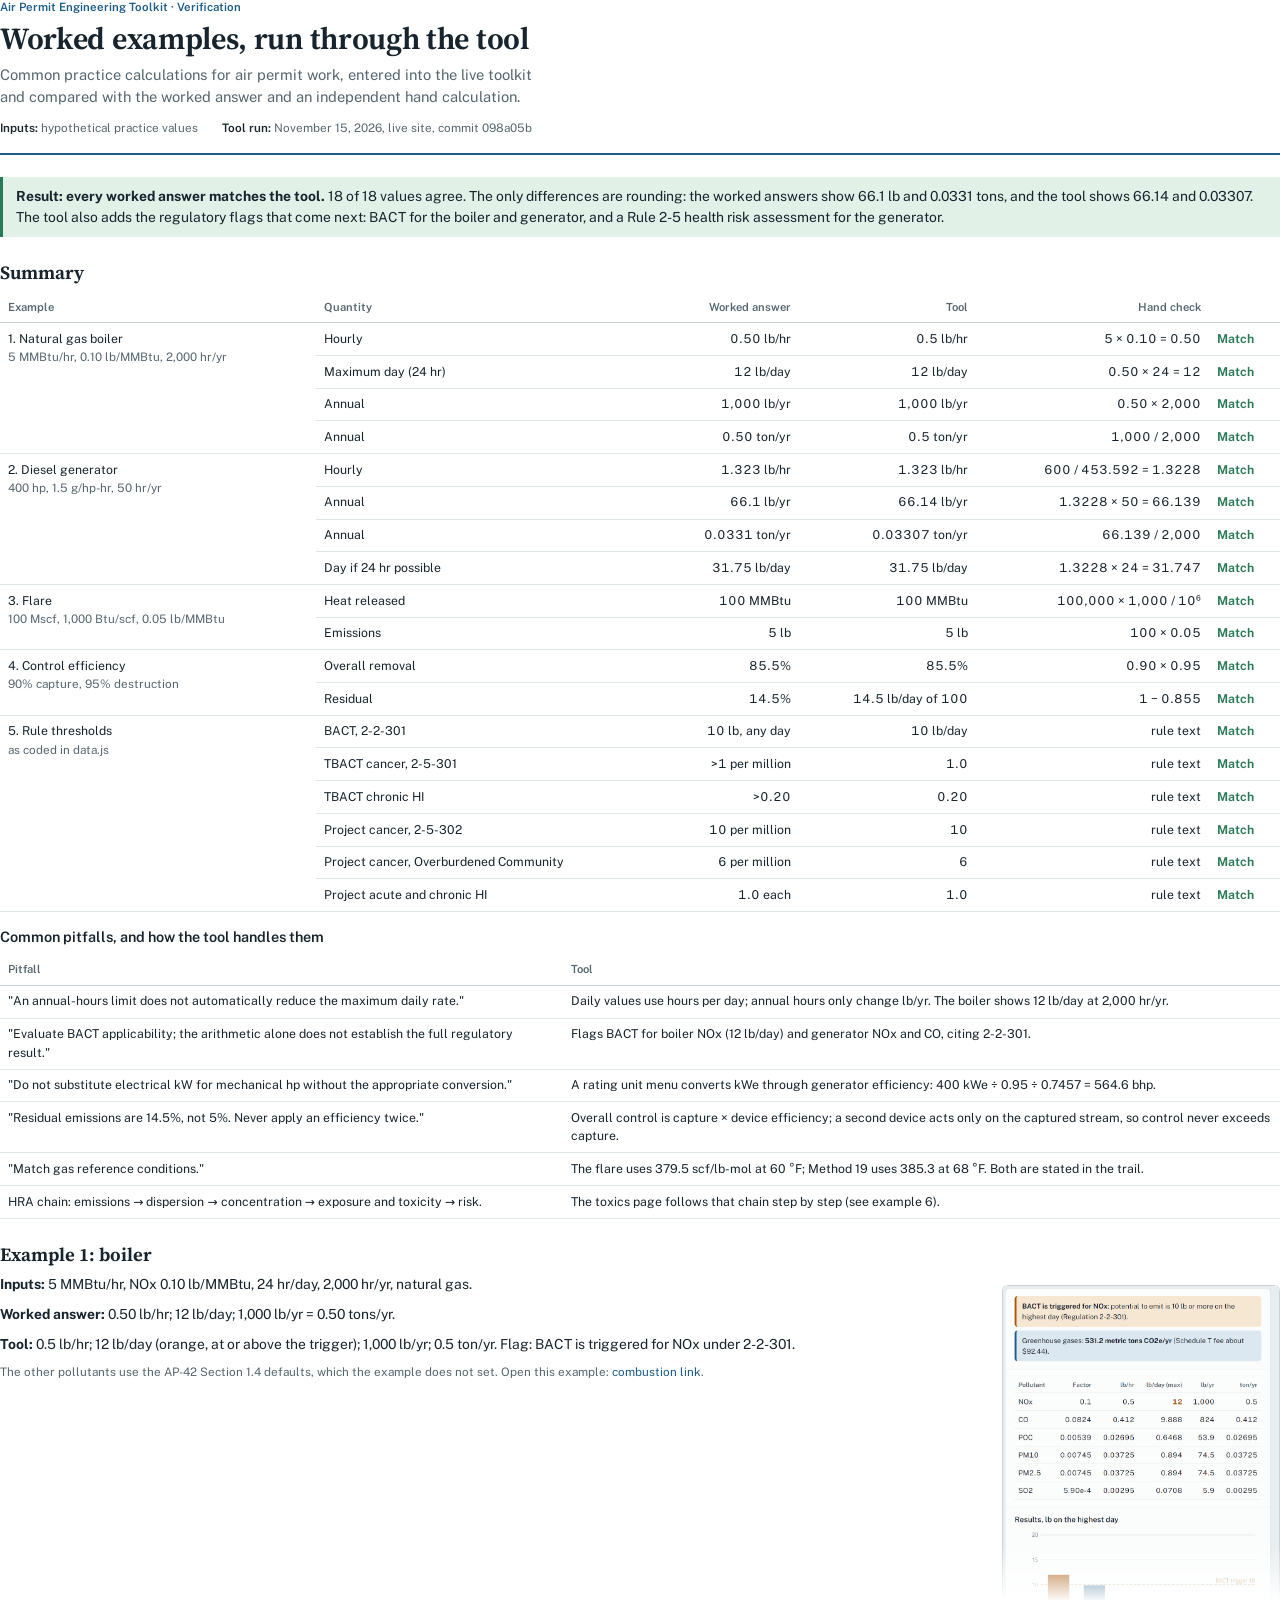
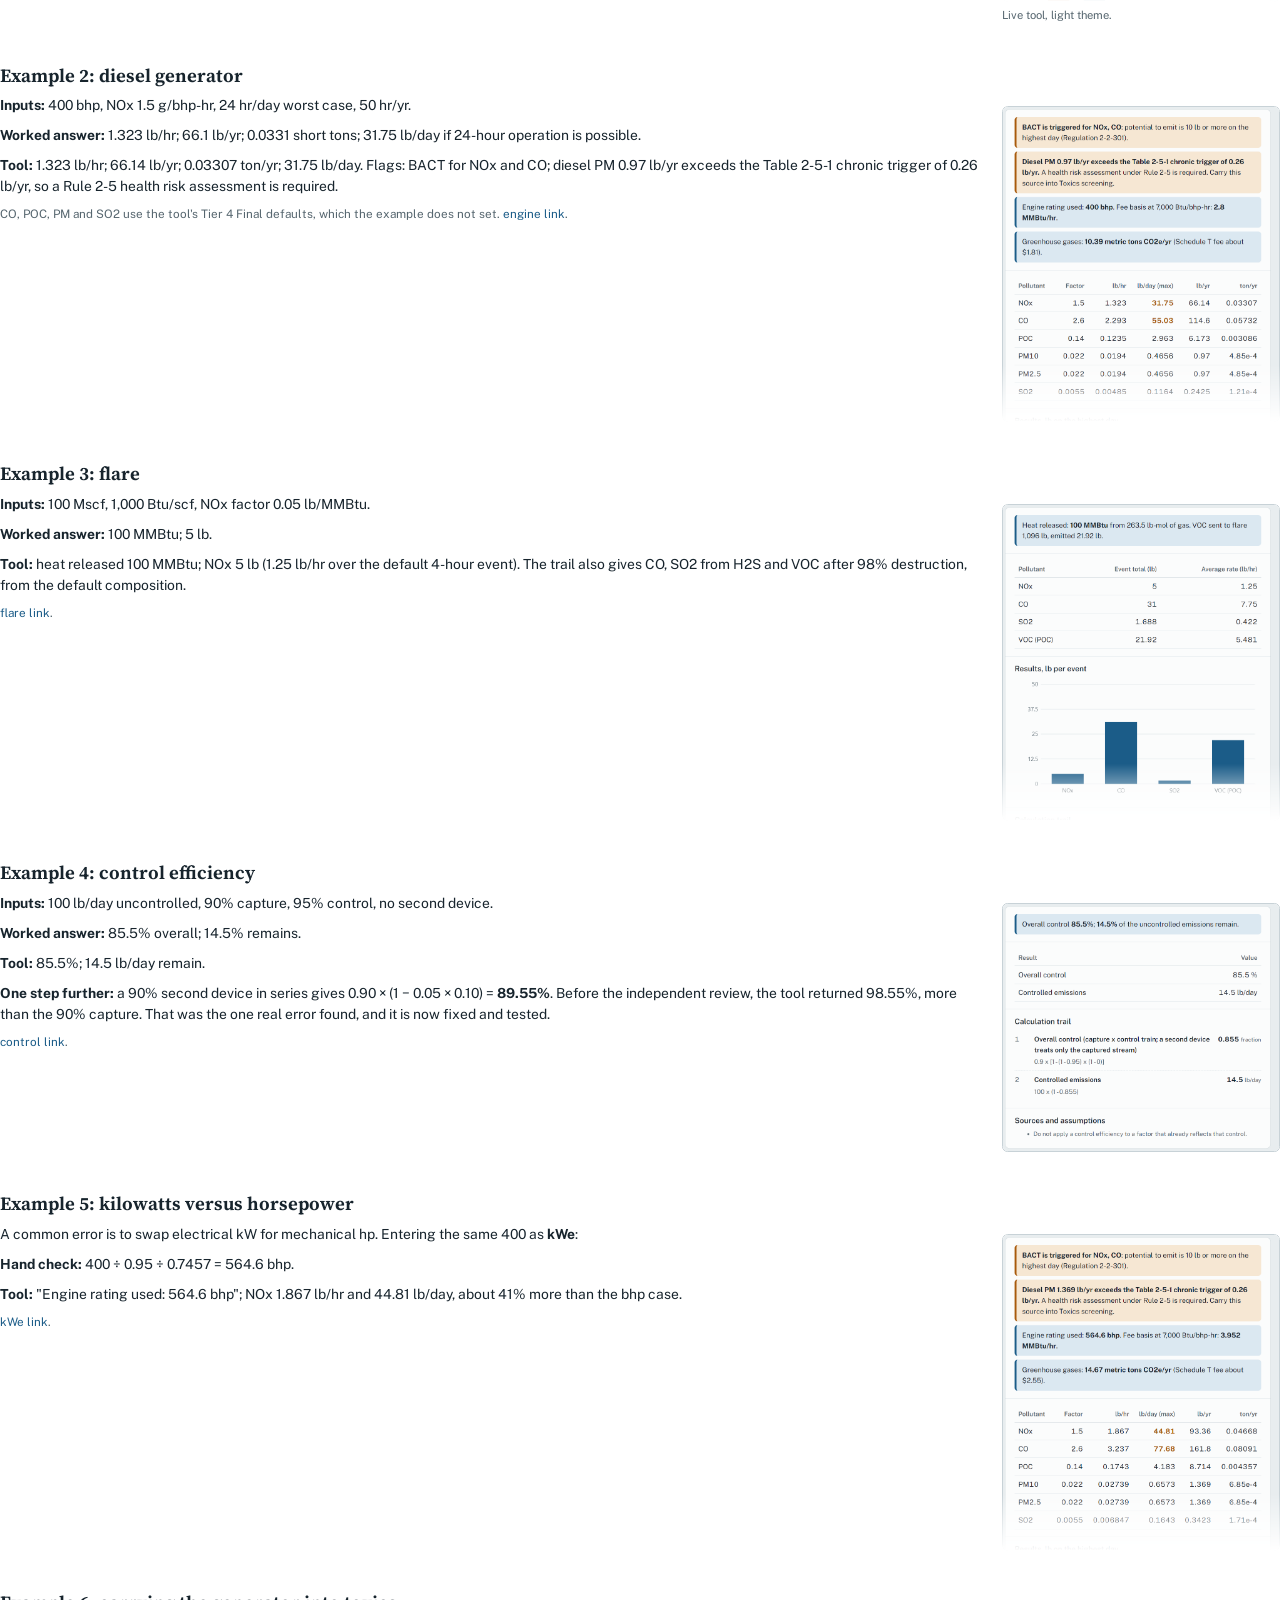
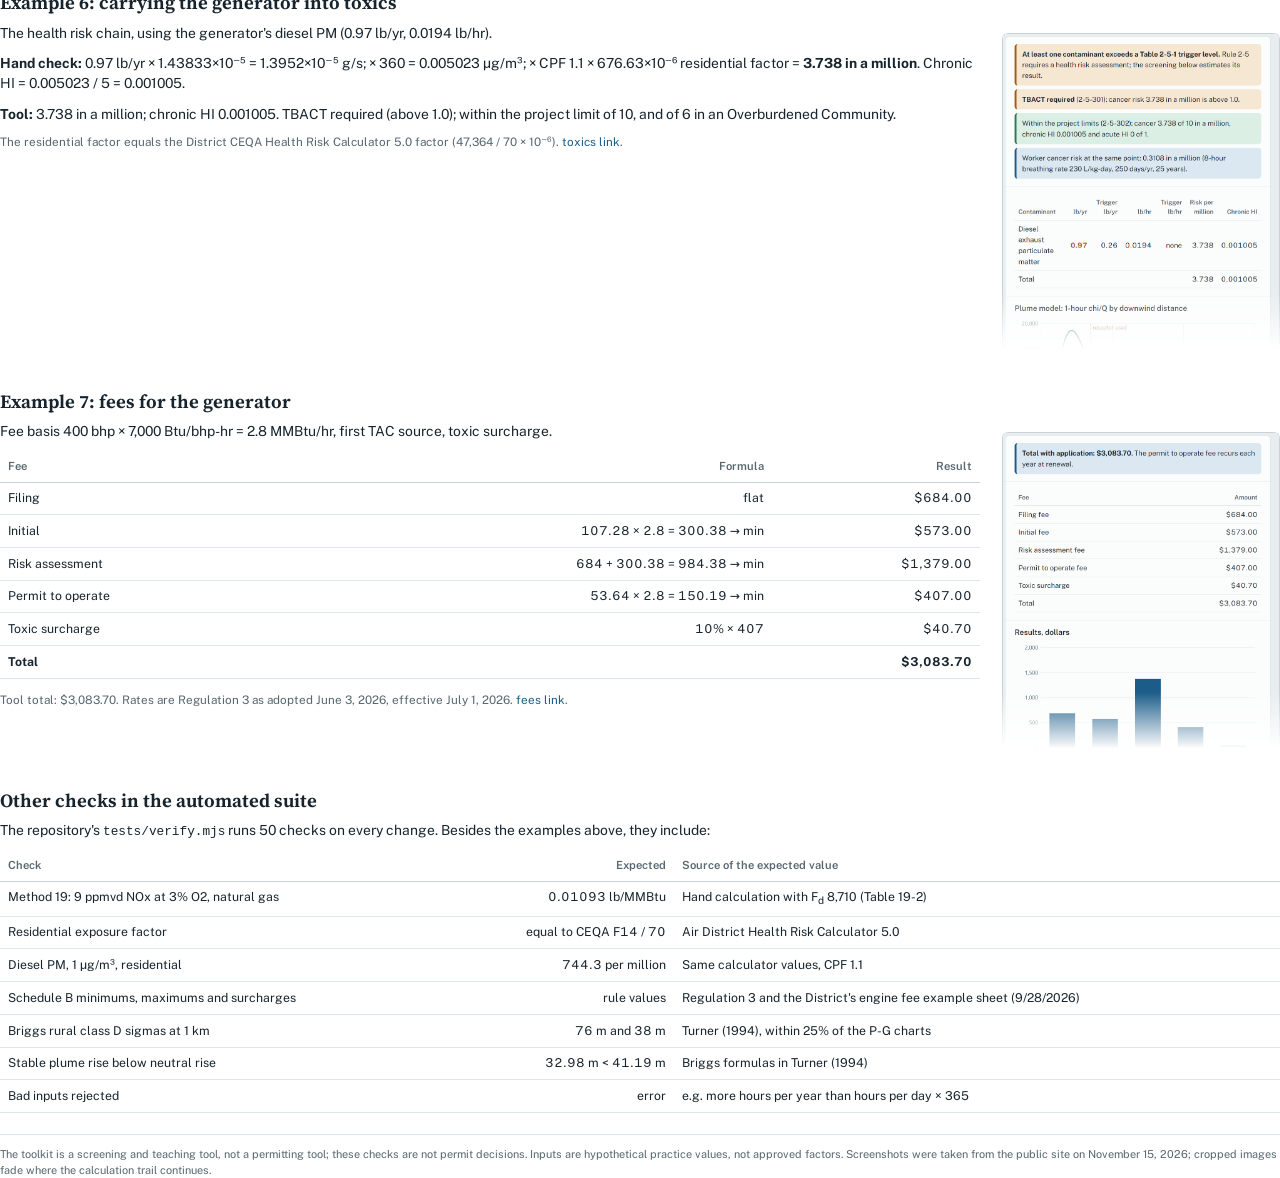
<file: docs/src/Worked_Example_Checks.html>
<!doctype html>
<html lang="en"><head><meta charset="utf-8"><title>Worked example checks</title>
<link href="https://fonts.googleapis.com/css2?family=Public+Sans:wght@400;600;700&family=Source+Serif+4:opsz,wght@8..60,400;8..60,650&display=swap" rel="stylesheet">
<link rel="stylesheet" href="kit.css"></head><body>

<div class="band">
  <p class="kit">Air Permit Engineering Toolkit · Verification</p>
  <h1>Worked examples, run through the tool</h1>
  <p class="sub">Common practice calculations for air permit work, entered into the live toolkit and compared with the worked answer and an independent hand calculation.</p>
  <div class="meta"><span><b>Inputs:</b> hypothetical practice values</span><span><b>Tool run:</b> November 15, 2026, live site, commit 098a05b</span></div>
</div>

<div class="note ok"><p><b>Result: every worked answer matches the tool.</b> 18 of 18 values agree. The only differences are rounding: the worked answers show 66.1 lb and 0.0331 tons, and the tool shows 66.14 and 0.03307. The tool also adds the regulatory flags that come next: BACT for the boiler and generator, and a Rule 2-5 health risk assessment for the generator.</p></div>

<h2>Summary</h2>
<table>
  <thead><tr><th>Example</th><th>Quantity</th><th class="num">Worked answer</th><th class="num">Tool</th><th class="num">Hand check</th><th></th></tr></thead>
  <tbody>
    <tr><td rowspan="4">1. Natural gas boiler<br><span class="small muted">5 MMBtu/hr, 0.10 lb/MMBtu, 2,000 hr/yr</span></td><td>Hourly</td><td class="num">0.50 lb/hr</td><td class="num">0.5 lb/hr</td><td class="num">5 × 0.10 = 0.50</td><td class="match">Match</td></tr>
    <tr><td>Maximum day (24 hr)</td><td class="num">12 lb/day</td><td class="num">12 lb/day</td><td class="num">0.50 × 24 = 12</td><td class="match">Match</td></tr>
    <tr><td>Annual</td><td class="num">1,000 lb/yr</td><td class="num">1,000 lb/yr</td><td class="num">0.50 × 2,000</td><td class="match">Match</td></tr>
    <tr><td>Annual</td><td class="num">0.50 ton/yr</td><td class="num">0.5 ton/yr</td><td class="num">1,000 / 2,000</td><td class="match">Match</td></tr>
    <tr><td rowspan="4">2. Diesel generator<br><span class="small muted">400 hp, 1.5 g/hp-hr, 50 hr/yr</span></td><td>Hourly</td><td class="num">1.323 lb/hr</td><td class="num">1.323 lb/hr</td><td class="num">600 / 453.592 = 1.3228</td><td class="match">Match</td></tr>
    <tr><td>Annual</td><td class="num">66.1 lb/yr</td><td class="num">66.14 lb/yr</td><td class="num">1.3228 × 50 = 66.139</td><td class="match">Match</td></tr>
    <tr><td>Annual</td><td class="num">0.0331 ton/yr</td><td class="num">0.03307 ton/yr</td><td class="num">66.139 / 2,000</td><td class="match">Match</td></tr>
    <tr><td>Day if 24 hr possible</td><td class="num">31.75 lb/day</td><td class="num">31.75 lb/day</td><td class="num">1.3228 × 24 = 31.747</td><td class="match">Match</td></tr>
    <tr><td rowspan="2">3. Flare<br><span class="small muted">100 Mscf, 1,000 Btu/scf, 0.05 lb/MMBtu</span></td><td>Heat released</td><td class="num">100 MMBtu</td><td class="num">100 MMBtu</td><td class="num">100,000 × 1,000 / 10⁶</td><td class="match">Match</td></tr>
    <tr><td>Emissions</td><td class="num">5 lb</td><td class="num">5 lb</td><td class="num">100 × 0.05</td><td class="match">Match</td></tr>
    <tr><td rowspan="2">4. Control efficiency<br><span class="small muted">90% capture, 95% destruction</span></td><td>Overall removal</td><td class="num">85.5%</td><td class="num">85.5%</td><td class="num">0.90 × 0.95</td><td class="match">Match</td></tr>
    <tr><td>Residual</td><td class="num">14.5%</td><td class="num">14.5 lb/day of 100</td><td class="num">1 − 0.855</td><td class="match">Match</td></tr>
    <tr><td rowspan="6">5. Rule thresholds<br><span class="small muted">as coded in data.js</span></td><td>BACT, 2-2-301</td><td class="num">10 lb, any day</td><td class="num">10 lb/day</td><td class="num">rule text</td><td class="match">Match</td></tr>
    <tr><td>TBACT cancer, 2-5-301</td><td class="num">&gt;1 per million</td><td class="num">1.0</td><td class="num">rule text</td><td class="match">Match</td></tr>
    <tr><td>TBACT chronic HI</td><td class="num">&gt;0.20</td><td class="num">0.20</td><td class="num">rule text</td><td class="match">Match</td></tr>
    <tr><td>Project cancer, 2-5-302</td><td class="num">10 per million</td><td class="num">10</td><td class="num">rule text</td><td class="match">Match</td></tr>
    <tr><td>Project cancer, Overburdened Community</td><td class="num">6 per million</td><td class="num">6</td><td class="num">rule text</td><td class="match">Match</td></tr>
    <tr><td>Project acute and chronic HI</td><td class="num">1.0 each</td><td class="num">1.0</td><td class="num">rule text</td><td class="match">Match</td></tr>
  </tbody>
</table>

<h3>Common pitfalls, and how the tool handles them</h3>
<table>
  <thead><tr><th style="width:44%">Pitfall</th><th>Tool</th></tr></thead>
  <tbody>
    <tr><td>"An annual-hours limit does not automatically reduce the maximum daily rate."</td><td>Daily values use hours per day; annual hours only change lb/yr. The boiler shows 12 lb/day at 2,000 hr/yr.</td></tr>
    <tr><td>"Evaluate BACT applicability; the arithmetic alone does not establish the full regulatory result."</td><td>Flags BACT for boiler NOx (12 lb/day) and generator NOx and CO, citing 2-2-301.</td></tr>
    <tr><td>"Do not substitute electrical kW for mechanical hp without the appropriate conversion."</td><td>A rating unit menu converts kWe through generator efficiency: 400 kWe ÷ 0.95 ÷ 0.7457 = 564.6 bhp.</td></tr>
    <tr><td>"Residual emissions are 14.5%, not 5%. Never apply an efficiency twice."</td><td>Overall control is capture × device efficiency; a second device acts only on the captured stream, so control never exceeds capture.</td></tr>
    <tr><td>"Match gas reference conditions."</td><td>The flare uses 379.5 scf/lb-mol at 60 °F; Method 19 uses 385.3 at 68 °F. Both are stated in the trail.</td></tr>
    <tr><td>HRA chain: emissions → dispersion → concentration → exposure and toxicity → risk.</td><td>The toxics page follows that chain step by step (see example 6).</td></tr>
  </tbody>
</table>

<div class="keep pb"><h2>Example 1: boiler</h2>
<div class="two">
  <div>
    <p><b>Inputs:</b> 5 MMBtu/hr, NOx 0.10 lb/MMBtu, 24 hr/day, 2,000 hr/yr, natural gas.</p>
    <p><b>Worked answer:</b> 0.50 lb/hr; 12 lb/day; 1,000 lb/yr = 0.50 tons/yr.</p>
    <p><b>Tool:</b> 0.5 lb/hr; 12 lb/day (orange, at or above the trigger); 1,000 lb/yr; 0.5 ton/yr. Flag: BACT is triggered for NOx under 2-2-301.</p>
    <p class="small muted">The other pollutants use the AP-42 Section 1.4 defaults, which the example does not set. Open this example: <a href="https://kouroshie.github.io/air-permit-toolkit/#combustion?heat=5&hd=24&hy=2000&NOx=0.10">combustion link</a>.</p>
  </div>
  <figure><div class="shot"><img src="img/e1_crop.png" alt="Boiler result"></div><figcaption>Live tool, light theme.</figcaption></figure>
</div></div>

<div class="keep"><h2>Example 2: diesel generator</h2>
<div class="two">
  <div>
    <p><b>Inputs:</b> 400 bhp, NOx 1.5 g/bhp-hr, 24 hr/day worst case, 50 hr/yr.</p>
    <p><b>Worked answer:</b> 1.323 lb/hr; 66.1 lb/yr; 0.0331 short tons; 31.75 lb/day if 24-hour operation is possible.</p>
    <p><b>Tool:</b> 1.323 lb/hr; 66.14 lb/yr; 0.03307 ton/yr; 31.75 lb/day. Flags: BACT for NOx and CO; diesel PM 0.97 lb/yr exceeds the Table 2-5-1 chronic trigger of 0.26 lb/yr, so a Rule 2-5 health risk assessment is required.</p>
    <p class="small muted">CO, POC, PM and SO2 use the tool's Tier 4 Final defaults, which the example does not set. <a href="https://kouroshie.github.io/air-permit-toolkit/#engine?power=400&pu=bhp&hd=24&hy=50&NOx=1.5">engine link</a>.</p>
  </div>
  <figure><div class="shot"><img src="img/e2_crop.png" alt="Generator result"></div></figure>
</div></div>

<div class="keep"><h2>Example 3: flare</h2>
<div class="two">
  <div>
    <p><b>Inputs:</b> 100 Mscf, 1,000 Btu/scf, NOx factor 0.05 lb/MMBtu.</p>
    <p><b>Worked answer:</b> 100 MMBtu; 5 lb.</p>
    <p><b>Tool:</b> heat released 100 MMBtu; NOx 5 lb (1.25 lb/hr over the default 4-hour event). The trail also gives CO, SO2 from H2S and VOC after 98% destruction, from the default composition.</p>
    <p class="small muted"><a href="https://kouroshie.github.io/air-permit-toolkit/#flare?mscf=100&hhv=1000&noxef=0.05">flare link</a>.</p>
  </div>
  <figure><div class="shot"><img src="img/e3_crop.png" alt="Flare result"></div></figure>
</div></div>

<div class="keep"><h2>Example 4: control efficiency</h2>
<div class="two">
  <div>
    <p><b>Inputs:</b> 100 lb/day uncontrolled, 90% capture, 95% control, no second device.</p>
    <p><b>Worked answer:</b> 85.5% overall; 14.5% remains.</p>
    <p><b>Tool:</b> 85.5%; 14.5 lb/day remain.</p>
    <p><b>One step further:</b> a 90% second device in series gives 0.90 × (1 − 0.05 × 0.10) = <b>89.55%</b>. Before the independent review, the tool returned 98.55%, more than the 90% capture. That was the one real error found, and it is now fixed and tested.</p>
    <p class="small muted"><a href="https://kouroshie.github.io/air-permit-toolkit/#control?unc=100&cap=90&des=95&sec=0">control link</a>.</p>
  </div>
  <figure><div class="shot full"><img src="img/e4_crop.png" alt="Control efficiency result"></div></figure>
</div></div>

<div class="keep"><h2>Example 5: kilowatts versus horsepower</h2>
<div class="two">
  <div>
    <p>A common error is to swap electrical kW for mechanical hp. Entering the same 400 as <b>kWe</b>:</p>
    <p><b>Hand check:</b> 400 ÷ 0.95 ÷ 0.7457 = 564.6 bhp.</p>
    <p><b>Tool:</b> "Engine rating used: 564.6 bhp"; NOx 1.867 lb/hr and 44.81 lb/day, about 41% more than the bhp case.</p>
    <p class="small muted"><a href="https://kouroshie.github.io/air-permit-toolkit/#engine?power=400&pu=kWe&hd=24&hy=50&NOx=1.5">kWe link</a>.</p>
  </div>
  <figure><div class="shot"><img src="img/k1_crop.png" alt="Generator rated in kWe"></div></figure>
</div></div>

<div class="keep"><h2>Example 6: carrying the generator into toxics</h2>
<div class="two">
  <div>
    <p>The health risk chain, using the generator's diesel PM (0.97 lb/yr, 0.0194 lb/hr).</p>
    <p><b>Hand check:</b> 0.97 lb/yr × 1.43833×10⁻⁵ = 1.3952×10⁻⁵ g/s; × 360 = 0.005023 µg/m³; × CPF 1.1 × 676.63×10⁻⁶ residential factor = <b>3.738 in a million</b>. Chronic HI = 0.005023 / 5 = 0.001005.</p>
    <p><b>Tool:</b> 3.738 in a million; chronic HI 0.001005. TBACT required (above 1.0); within the project limit of 10, and of 6 in an Overburdened Community.</p>
    <p class="small muted">The residential factor equals the District CEQA Health Risk Calculator 5.0 factor (47,364 / 70 × 10⁻⁶). <a href="https://kouroshie.github.io/air-permit-toolkit/#toxics?t0=dpm&y0=0.97&h0=0.0194&meth=ceqa">toxics link</a>.</p>
  </div>
  <figure><div class="shot"><img src="img/t1_crop.png" alt="Toxics result"></div></figure>
</div></div>

<div class="keep"><h2>Example 7: fees for the generator</h2>
<div class="two">
  <div>
    <p>Fee basis 400 bhp × 7,000 Btu/bhp-hr = 2.8 MMBtu/hr, first TAC source, toxic surcharge.</p>
    <table>
      <thead><tr><th>Fee</th><th class="num">Formula</th><th class="num">Result</th></tr></thead>
      <tbody>
        <tr><td>Filing</td><td class="num">flat</td><td class="num">$684.00</td></tr>
        <tr><td>Initial</td><td class="num">107.28 × 2.8 = 300.38 → min</td><td class="num">$573.00</td></tr>
        <tr><td>Risk assessment</td><td class="num">684 + 300.38 = 984.38 → min</td><td class="num">$1,379.00</td></tr>
        <tr><td>Permit to operate</td><td class="num">53.64 × 2.8 = 150.19 → min</td><td class="num">$407.00</td></tr>
        <tr><td>Toxic surcharge</td><td class="num">10% × 407</td><td class="num">$40.70</td></tr>
        <tr><td><b>Total</b></td><td></td><td class="num"><b>$3,083.70</b></td></tr>
      </tbody>
    </table>
    <p class="small muted">Tool total: $3,083.70. Rates are Regulation 3 as adopted June 3, 2026, effective July 1, 2026. <a href="https://kouroshie.github.io/air-permit-toolkit/#fees?sched=B&mm=2.8&raf=first&sur=true">fees link</a>.</p>
  </div>
  <figure><div class="shot"><img src="img/f1_crop.png" alt="Fees result"></div></figure>
</div></div>

<h2>Other checks in the automated suite</h2>
<p>The repository's <span class="mono">tests/verify.mjs</span> runs 50 checks on every change. Besides the examples above, they include:</p>
<table>
  <thead><tr><th>Check</th><th class="num">Expected</th><th>Source of the expected value</th></tr></thead>
  <tbody>
    <tr><td>Method 19: 9 ppmvd NOx at 3% O2, natural gas</td><td class="num">0.01093 lb/MMBtu</td><td>Hand calculation with F<sub>d</sub> 8,710 (Table 19-2)</td></tr>
    <tr><td>Residential exposure factor</td><td class="num">equal to CEQA F14 / 70</td><td>Air District Health Risk Calculator 5.0</td></tr>
    <tr><td>Diesel PM, 1 µg/m³, residential</td><td class="num">744.3 per million</td><td>Same calculator values, CPF 1.1</td></tr>
    <tr><td>Schedule B minimums, maximums and surcharges</td><td class="num">rule values</td><td>Regulation 3 and the District's engine fee example sheet (9/28/2026)</td></tr>
    <tr><td>Briggs rural class D sigmas at 1 km</td><td class="num">76 m and 38 m</td><td>Turner (1994), within 25% of the P-G charts</td></tr>
    <tr><td>Stable plume rise below neutral rise</td><td class="num">32.98 m &lt; 41.19 m</td><td>Briggs formulas in Turner (1994)</td></tr>
    <tr><td>Bad inputs rejected</td><td class="num">error</td><td>e.g. more hours per year than hours per day × 365</td></tr>
  </tbody>
</table>

<div class="foot">The toolkit is a screening and teaching tool, not a permitting tool; these checks are not permit decisions. Inputs are hypothetical practice values, not approved factors. Screenshots were taken from the public site on November 15, 2026; cropped images fade where the calculation trail continues.</div>
</body></html>
</file>
<file: style.css>
:root {
  --fog: #e8edef;
  --paper: #fbfcfc;
  --ink: #17242d;
  --muted: #56666f;
  --line: #c8d2d7;
  --rule: #dfe6e9;
  --bay: #1b5c88;
  --bay-soft: #dbe8f1;
  --ok: #2b7a57;
  --ok-soft: #dcefe5;
  --flag: #a85a0c;
  --flag-soft: #f6e7d3;
  --stop: #9c2a2a;
  --stop-soft: #f5dcdc;
  --focus: #1b5c88;
  --serif: 'Source Serif 4', Georgia, serif;
  --sans: 'Public Sans', 'Segoe UI', system-ui, sans-serif;
  color-scheme: light;
}
@media (prefers-color-scheme: dark) {
  :root:not([data-theme="light"]) {
    --fog: #0f171c; --paper: #162128; --ink: #e2eaee; --muted: #93a3ac; --line: #2c3c46; --rule: #22313a;
    --bay: #72b1dd; --bay-soft: #1b3343; --ok: #6cc59a; --ok-soft: #173327; --flag: #e3a35a; --flag-soft: #3a2a17;
    --stop: #ec8a8a; --stop-soft: #3d1d1d; --focus: #72b1dd; color-scheme: dark;
  }
}
:root[data-theme="dark"] {
  --fog: #0f171c; --paper: #162128; --ink: #e2eaee; --muted: #93a3ac; --line: #2c3c46; --rule: #22313a;
  --bay: #72b1dd; --bay-soft: #1b3343; --ok: #6cc59a; --ok-soft: #173327; --flag: #e3a35a; --flag-soft: #3a2a17;
  --stop: #ec8a8a; --stop-soft: #3d1d1d; --focus: #72b1dd; color-scheme: dark;
}

* { box-sizing: border-box; }
html { -webkit-text-size-adjust: 100%; }
body { margin: 0; background: var(--fog); color: var(--ink); font: 400 16px/1.55 var(--sans); }
a { color: var(--bay); }
:focus-visible { outline: 2px solid var(--focus); outline-offset: 2px; }
.skip { position: absolute; left: -999px; top: 8px; background: var(--paper); padding: 8px 12px; z-index: 10; }
.skip:focus { left: 16px; }

/* Masthead */
.masthead { border-bottom: 1px solid var(--line); background: var(--paper); }
.masthead-inner { max-width: 1240px; margin: 0 auto; padding: 28px 24px 22px; }
.masthead h1 { font: 650 clamp(1.7rem, 3.4vw, 2.5rem)/1.12 var(--serif); margin: 0 0 10px; letter-spacing: -0.01em; }
.lede { margin: 0 0 8px; max-width: 68ch; font-size: 1.04rem; }
.scope { margin: 0; max-width: 78ch; color: var(--muted); font-size: 0.88rem; }

/* Shell */
.shell { max-width: 1240px; margin: 0 auto; padding: 22px 24px 8px; display: grid; grid-template-columns: 236px minmax(0, 1fr); gap: 28px; align-items: start; }
.rail { position: sticky; top: 16px; min-width: 0; }
main { min-width: 0; }
.nav-group { margin: 0 0 18px; }
.nav-group h2 { font: 600 0.8rem/1.3 var(--sans); color: var(--muted); margin: 0 0 6px; padding-left: 10px; }
.nav-group ol, .nav-group ul { list-style: none; margin: 0; padding: 0; }
.nav-btn { display: flex; gap: 8px; width: 100%; text-align: left; background: none; border: 0; border-left: 3px solid transparent; padding: 7px 10px; font: 500 0.94rem/1.3 var(--sans); color: var(--ink); cursor: pointer; border-radius: 0 6px 6px 0; }
.nav-btn:hover { background: var(--paper); }
.nav-btn[aria-current="page"] { border-left-color: var(--bay); background: var(--paper); color: var(--bay); font-weight: 600; }
.nav-btn .n { color: var(--muted); font-variant-numeric: tabular-nums; min-width: 1.2em; }
.project-pill { margin-top: 6px; padding: 10px 12px; border: 1px solid var(--line); border-radius: 8px; background: var(--paper); font-size: 0.86rem; }
.project-pill button { margin-top: 6px; }

/* Module */
.mod-head h2 { font: 650 1.6rem/1.2 var(--serif); margin: 0 0 6px; }
.mod-head p { margin: 0 0 18px; max-width: 72ch; color: var(--muted); }
.mod-grid { display: grid; grid-template-columns: minmax(260px, 340px) minmax(0, 1fr); gap: 22px; align-items: start; }
.inputs { background: var(--paper); border: 1px solid var(--line); border-radius: 10px; padding: 18px; }
.inputs fieldset { border: 0; padding: 0; margin: 0 0 14px; }
.inputs legend { font: 600 0.92rem var(--sans); margin-bottom: 8px; padding: 0; }
.fld { margin-bottom: 12px; }
.fld label { display: block; font-size: 0.86rem; margin-bottom: 4px; }
.fld .u { color: var(--muted); }
.fld input[type=number], .fld input[type=text], .fld select { width: 100%; padding: 8px 10px; font: 500 0.98rem var(--sans); font-variant-numeric: tabular-nums; color: var(--ink); background: var(--fog); border: 1px solid var(--line); border-radius: 6px; }
.fld input:focus, .fld select:focus { border-color: var(--bay); }
.fld .help { font-size: 0.78rem; color: var(--muted); margin-top: 3px; }
.fld.check label { display: flex; gap: 8px; align-items: flex-start; font-size: 0.9rem; }
.fld.check input { margin-top: 4px; }
.btn { font: 600 0.92rem var(--sans); padding: 9px 14px; border-radius: 6px; border: 1px solid var(--bay); background: var(--bay); color: var(--paper); cursor: pointer; }
.btn.ghost { background: transparent; color: var(--bay); }
.btn-row { display: flex; flex-wrap: wrap; gap: 8px; margin-top: 4px; }

/* Worksheet: the signature element */
.sheet { background: var(--paper); border: 1px solid var(--line); border-radius: 10px; overflow: hidden; }
.sheet-sec { padding: 16px 20px; border-bottom: 1px solid var(--rule); }
.sheet-sec:last-child { border-bottom: 0; }
.sheet h3 { font: 600 1rem var(--sans); margin: 0 0 10px; }
.flags { display: grid; gap: 8px; }
.flag { padding: 10px 12px; border-radius: 6px; font-size: 0.92rem; border-left: 4px solid; }
.flag.ok { background: var(--ok-soft); border-color: var(--ok); }
.flag.warn { background: var(--flag-soft); border-color: var(--flag); }
.flag.stop { background: var(--stop-soft); border-color: var(--stop); }
.flag.info { background: var(--bay-soft); border-color: var(--bay); }
.flag b { font-weight: 650; }
table.res { width: 100%; border-collapse: collapse; font-variant-numeric: tabular-nums; font-size: 0.93rem; }
table.res th, table.res td { padding: 7px 8px; border-bottom: 1px solid var(--rule); text-align: right; white-space: nowrap; }
table.res th:first-child, table.res td:first-child { text-align: left; white-space: normal; }
table.res thead th { white-space: normal; vertical-align: bottom; font-weight: 600; color: var(--muted); font-size: 0.82rem; border-bottom: 1px solid var(--line); }
table.res td.hit { color: var(--flag); font-weight: 650; }
table.res td.over { color: var(--stop); font-weight: 650; }
.table-wrap { overflow-x: auto; }

.trail { counter-reset: s; margin: 0; padding: 0; list-style: none; }
.trail li { counter-increment: s; display: grid; grid-template-columns: 2.2em minmax(0, 1fr) auto; gap: 4px 10px; padding: 8px 0; border-bottom: 1px dashed var(--rule); font-size: 0.9rem; }
.trail li:last-child { border-bottom: 0; }
.trail li::before { content: counter(s); color: var(--muted); font-variant-numeric: tabular-nums; }
.trail .what { font-weight: 600; }
.trail .expr { grid-column: 2; color: var(--muted); font-size: 0.84rem; overflow-wrap: anywhere; }
.trail .val { grid-row: 1; grid-column: 3; text-align: right; font-weight: 650; font-variant-numeric: tabular-nums; white-space: nowrap; }
.trail .val small { font-weight: 400; color: var(--muted); margin-left: 4px; }
.src { font-size: 0.8rem; color: var(--muted); margin: 0; }
.src li { margin-bottom: 4px; }
canvas.chart { width: 100%; height: 260px; display: block; }
.err { color: var(--stop); font-weight: 600; }
.prose { max-width: 72ch; }
.prose h3 { font: 650 1.15rem var(--serif); margin: 22px 0 6px; }
.prose table { border-collapse: collapse; font-size: 0.9rem; margin: 8px 0 14px; }
.prose td, .prose th { border-bottom: 1px solid var(--rule); padding: 6px 10px; text-align: left; vertical-align: top; }

.foot { max-width: 1240px; margin: 26px auto 0; padding: 18px 24px 34px; color: var(--muted); font-size: 0.84rem; border-top: 1px solid var(--line); }
.foot p { margin: 0 0 6px; max-width: 90ch; }

@media (max-width: 980px) { .mod-grid { grid-template-columns: minmax(0, 1fr); } }
@media (max-width: 760px) {
  .shell { grid-template-columns: minmax(0, 1fr); padding: 16px; gap: 14px; }
  .rail, main { min-width: 0; }
  .masthead-inner { padding: 22px 16px 18px; }
  .rail { position: static; }
  #nav { display: flex; gap: 8px; overflow-x: auto; padding-bottom: 4px; }
  .nav-group { margin: 0; flex: none; }
  .nav-group h2 { display: none; }
  .nav-group ol, .nav-group ul { display: flex; gap: 6px; }
  .nav-btn { white-space: nowrap; border-left: 0; border-bottom: 3px solid transparent; border-radius: 6px 6px 0 0; }
  .nav-btn[aria-current="page"] { border-bottom-color: var(--bay); }
  .foot { padding: 16px; }
  .trail li { grid-template-columns: 1.8em minmax(0, 1fr); }
  .trail .val { grid-row: auto; grid-column: 2; text-align: left; }
}
@media (prefers-reduced-motion: reduce) { * { transition: none !important; animation: none !important; } }
@media print {
  .rail, .masthead .scope, .foot, .btn-row, .skip { display: none; }
  .shell { display: block; }
  body { background: #fff; }
}
</file>
<file: docs/src/kit.css>
/* Shared print styles for the toolkit interview kit. Palette and type match the live toolkit. */
:root {
  --fog: #e8edef; --paper: #ffffff; --ink: #17242d; --muted: #56666f; --line: #c8d2d7; --rule: #dfe6e9;
  --bay: #1b5c88; --bay-soft: #e3eef6; --ok: #2b7a57; --ok-soft: #e1f1e8; --flag: #a85a0c; --flag-soft: #f8ecdc;
  --stop: #9c2a2a; --stop-soft: #f6e1e1;
  --serif: 'Source Serif 4', Georgia, serif; --sans: 'Public Sans', 'Segoe UI', system-ui, sans-serif;
}
@page { size: Letter; margin: 0.6in 0.65in 0.6in; }
* { box-sizing: border-box; }
html { -webkit-print-color-adjust: exact; print-color-adjust: exact; }
body { margin: 0; background: var(--paper); color: var(--ink); font: 400 10.4pt/1.5 var(--sans); }
a { color: var(--bay); text-decoration: none; }
code, .mono { font-family: Consolas, 'Cascadia Mono', monospace; font-size: 0.92em; }

/* Cover band */
.band { border-bottom: 2px solid var(--bay); padding: 0 0 12pt; margin: 0 0 16pt; }
.band .kit { font: 600 8.6pt var(--sans); color: var(--bay); margin: 0 0 6pt; }
.band h1 { font: 650 23pt/1.1 var(--serif); margin: 0 0 6pt; letter-spacing: -0.01em; }
.band .sub { font-size: 11pt; color: var(--muted); margin: 0; max-width: 62ch; }
.meta { display: flex; flex-wrap: wrap; gap: 4pt 18pt; font-size: 8.8pt; color: var(--muted); margin-top: 9pt; }
.meta b { color: var(--ink); font-weight: 600; }

h2 { font: 650 14pt/1.25 var(--serif); margin: 18pt 0 6pt; break-after: avoid; }
h3 { font: 600 10.8pt/1.3 var(--sans); margin: 12pt 0 4pt; break-after: avoid; }
p { margin: 0 0 7pt; }
ul, ol { margin: 0 0 8pt; padding-left: 16pt; }
li { margin-bottom: 3pt; }
.muted { color: var(--muted); }
.small { font-size: 8.8pt; }
.pb { break-before: page; }
.keep { break-inside: avoid; }

/* Callouts */
.note { border-left: 3px solid var(--bay); background: var(--bay-soft); padding: 7pt 10pt; margin: 8pt 0 10pt; break-inside: avoid; }
.note.warn { border-color: var(--flag); background: var(--flag-soft); }
.note.ok { border-color: var(--ok); background: var(--ok-soft); }
.note.stop { border-color: var(--stop); background: var(--stop-soft); }
.note p:last-child, .note ul:last-child { margin-bottom: 0; }

/* Spoken lines: the signature element, set like a script */
.say { font: 400 11pt/1.5 var(--serif); border-left: 2px solid var(--ink); padding: 2pt 0 2pt 11pt; margin: 6pt 0 9pt; break-inside: avoid; }
.say::before { content: 'Say'; display: block; font: 600 7.6pt var(--sans); color: var(--muted); margin-bottom: 2pt; }
.say.alt::before { content: 'Or'; }
.say.if::before { content: attr(data-if); }

/* Tables */
table { width: 100%; border-collapse: collapse; margin: 6pt 0 10pt; font-size: 9.2pt; break-inside: auto; }
th, td { text-align: left; vertical-align: top; padding: 5pt 6pt; border-bottom: 1px solid var(--rule); }
thead th { font-weight: 600; color: var(--muted); font-size: 8.4pt; border-bottom: 1px solid var(--line); }
tr { break-inside: avoid; }
td.num, th.num { text-align: right; font-variant-numeric: tabular-nums; white-space: nowrap; }
td.match { color: var(--ok); font-weight: 650; white-space: nowrap; }
td.diff { color: var(--flag); font-weight: 650; white-space: nowrap; }

/* Timed steps of the demo */
.step { display: grid; grid-template-columns: 62pt minmax(0, 1fr); gap: 0 12pt; padding: 8pt 0 6pt; border-top: 1px solid var(--rule); break-inside: avoid; }
.step .t { font: 650 10pt var(--sans); color: var(--bay); font-variant-numeric: tabular-nums; }
.step .t small { display: block; font-weight: 400; color: var(--muted); font-size: 8.2pt; margin-top: 2pt; }
.step h3 { margin-top: 0; }
.do { font-size: 9.4pt; color: var(--ink); margin: 0 0 4pt; }
.do b { font-weight: 600; }

/* Screenshot figure */
figure { margin: 8pt 0 12pt; break-inside: avoid; }
figure .shot { border: 1px solid var(--line); border-radius: 4pt; overflow: hidden; max-height: 3.3in;
  -webkit-mask-image: linear-gradient(to bottom, #000 82%, transparent 100%); mask-image: linear-gradient(to bottom, #000 82%, transparent 100%); }
figure .shot.full { -webkit-mask-image: none; mask-image: none; max-height: none; }
figure img { display: block; width: 100%; }
figcaption { font-size: 8.4pt; color: var(--muted); margin-top: 4pt; }
.two { display: grid; grid-template-columns: minmax(0, 1fr) 2.9in; gap: 0 16pt; align-items: start; }

.check { display: inline-block; font-weight: 650; color: var(--ok); }
.foot { margin-top: 16pt; padding-top: 8pt; border-top: 1px solid var(--rule); font-size: 8.2pt; color: var(--muted); }
</file>
